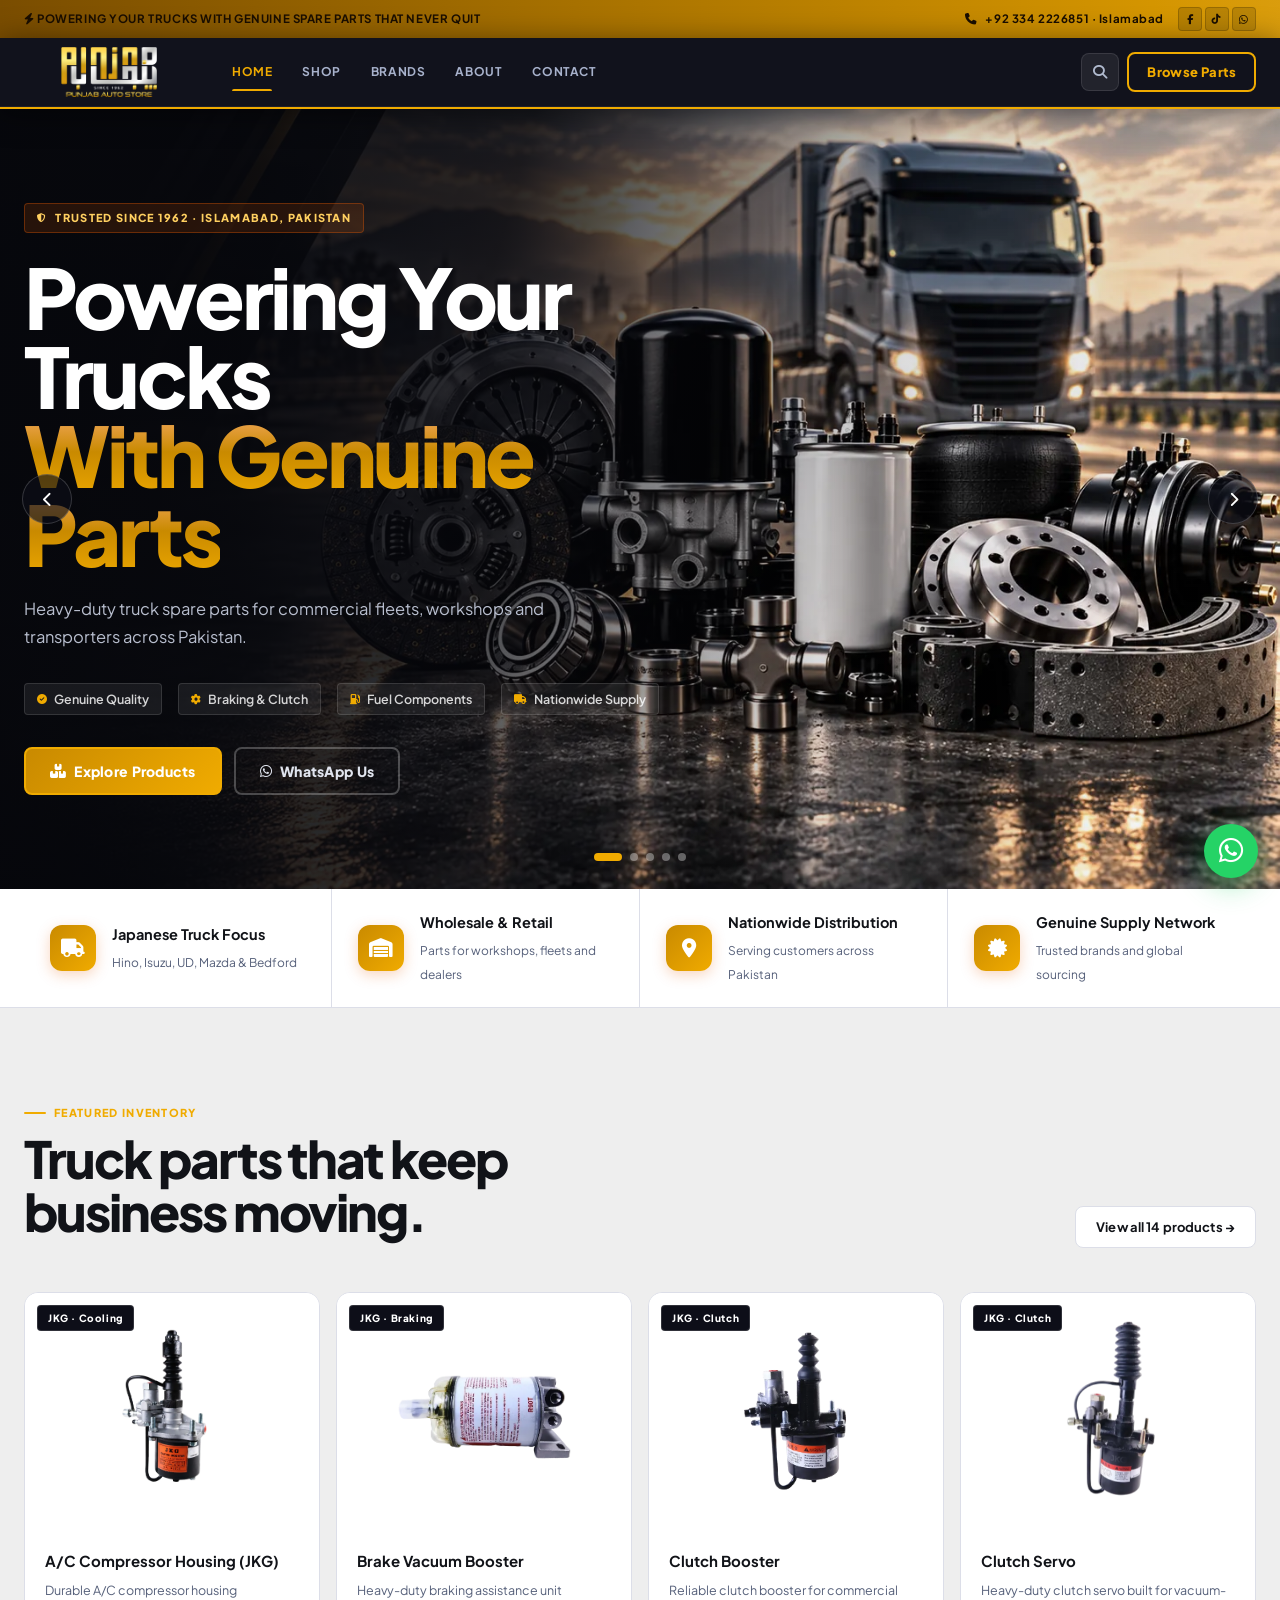
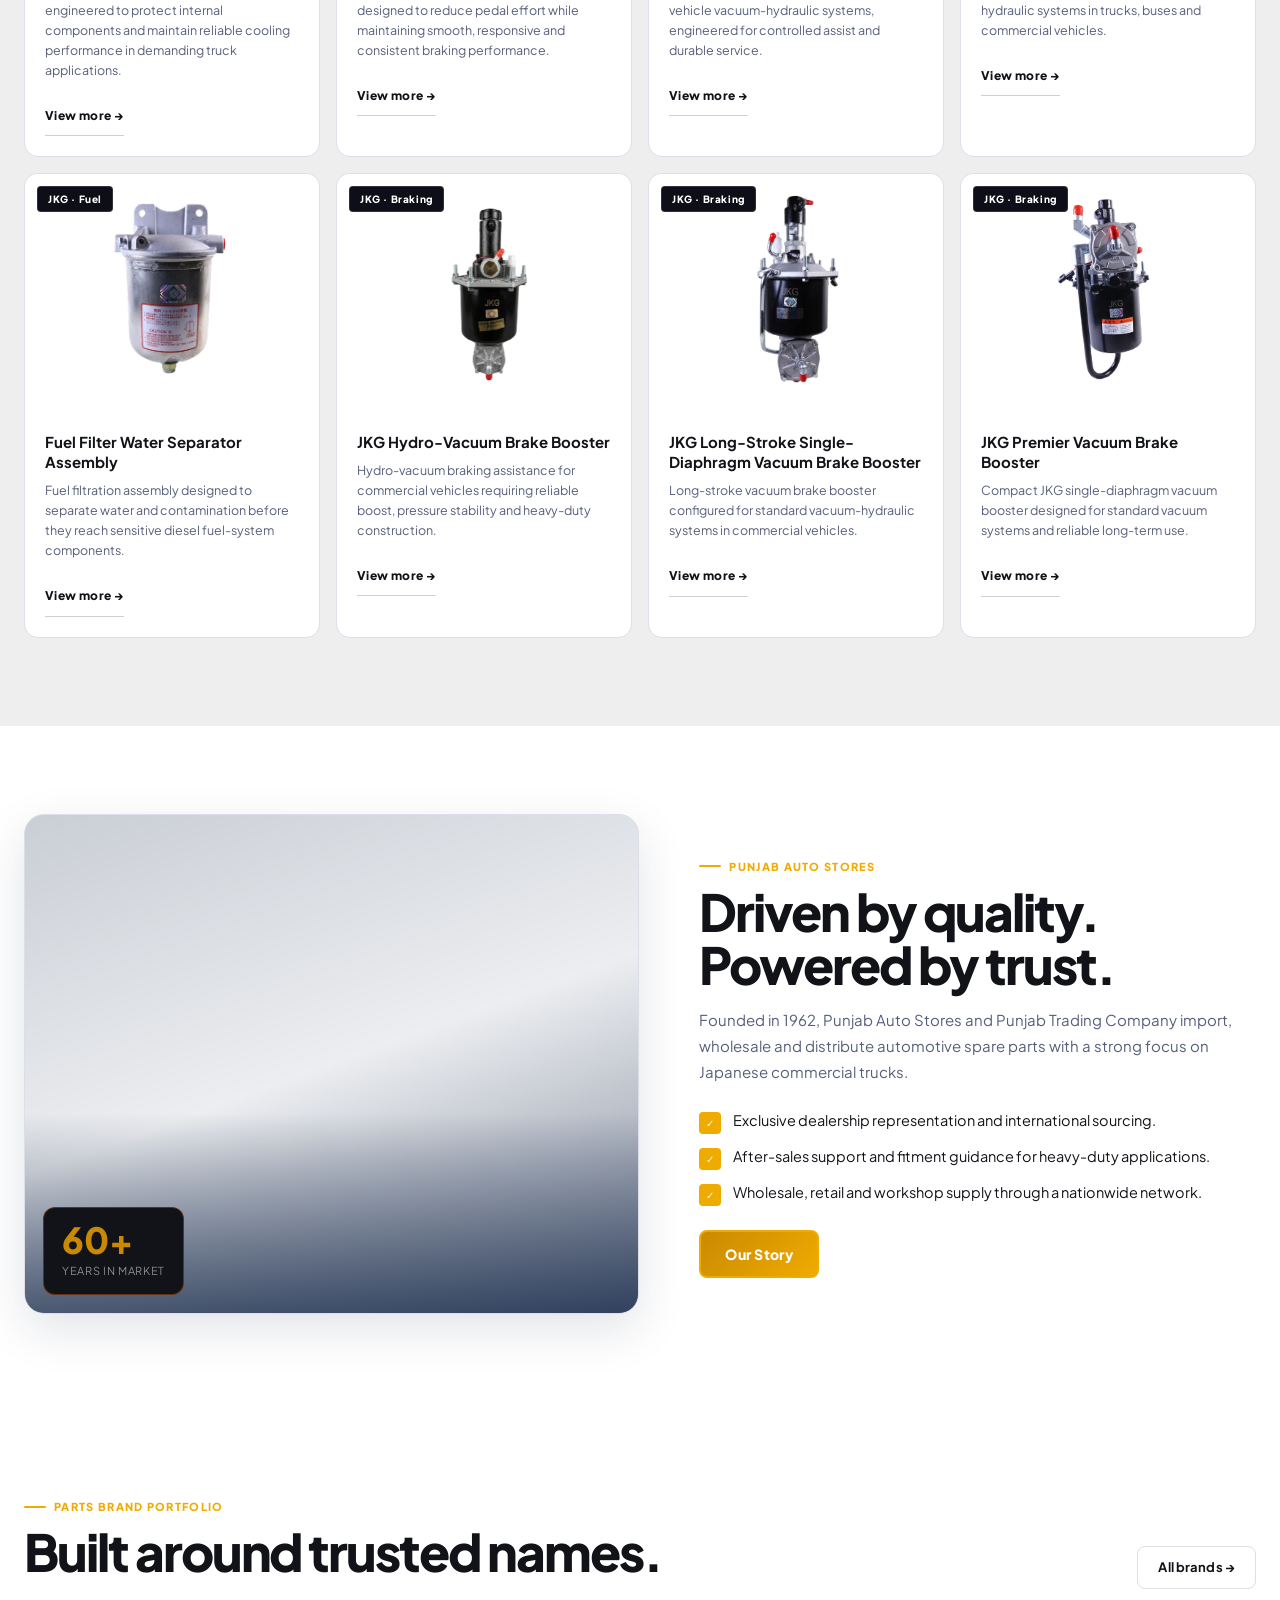
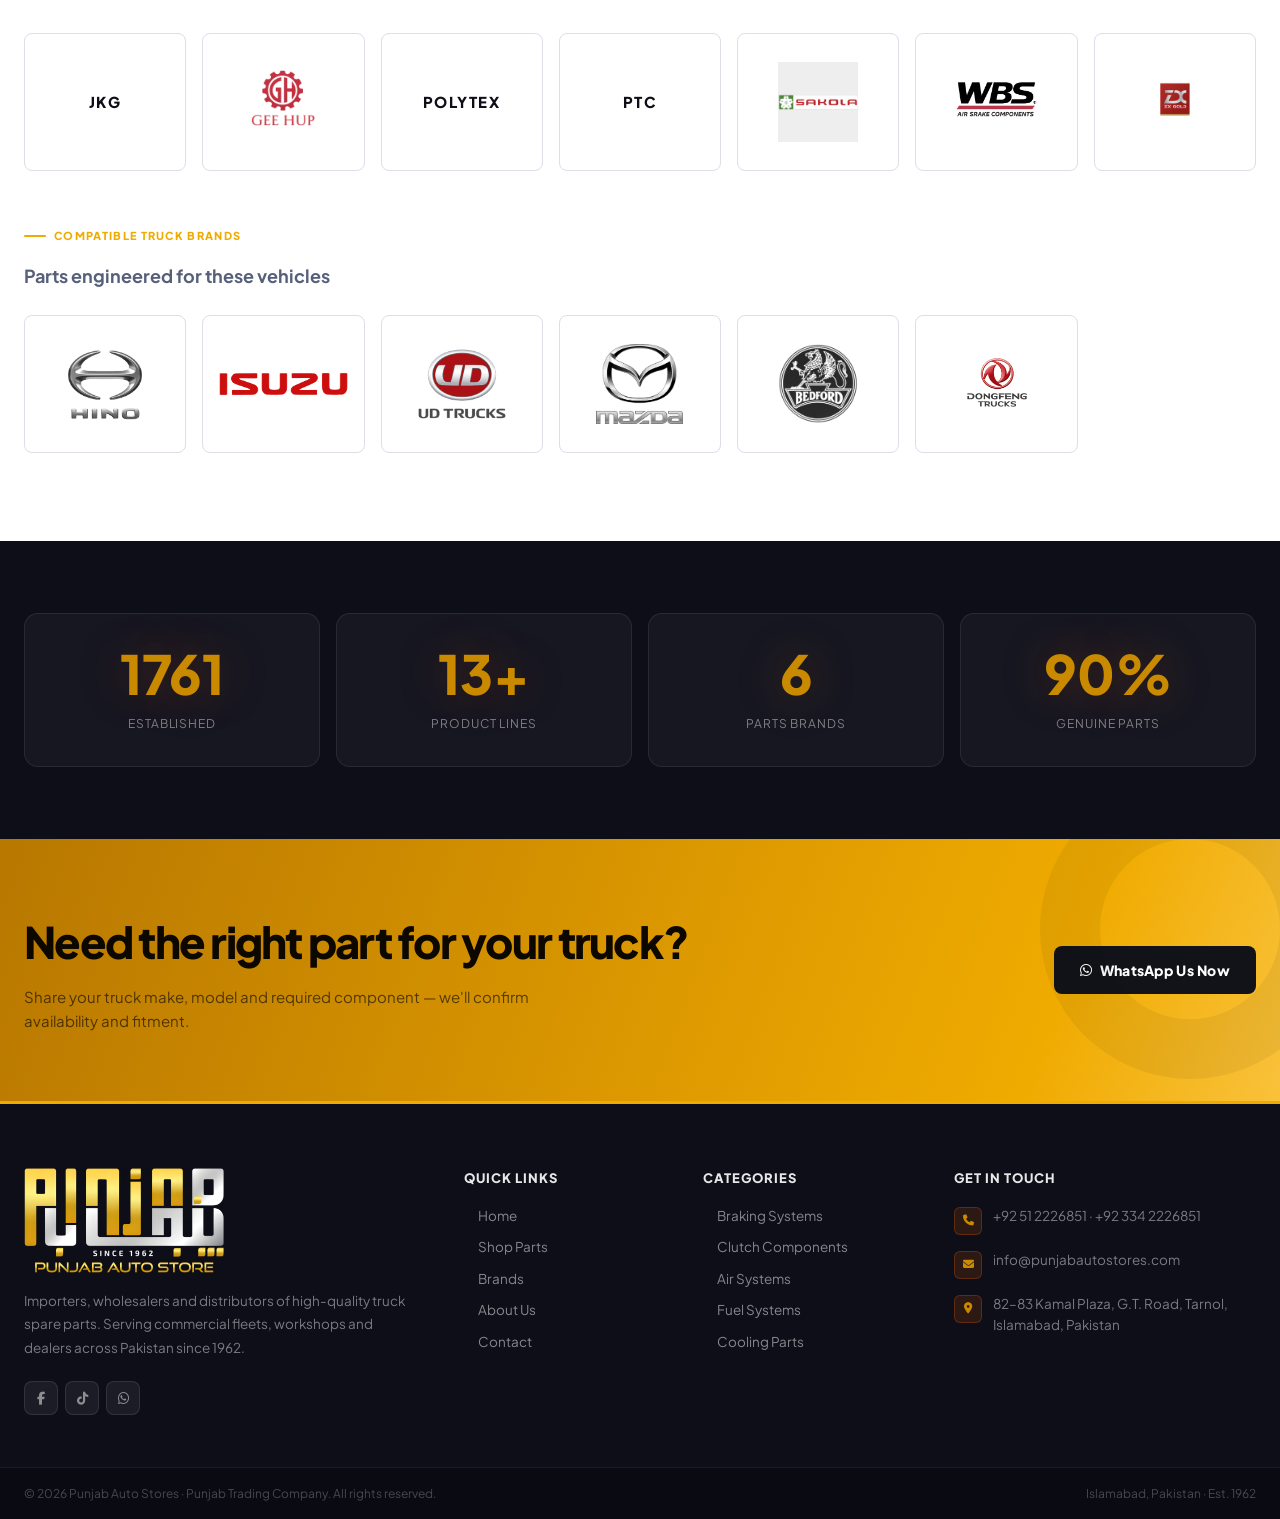
<file: index.html>
<!doctype html><html lang="en"><head><meta charset="utf-8"><meta name="viewport" content="width=device-width,initial-scale=1"><title>Punjab Auto Stores | Heavy-Duty Truck Parts</title><meta name="description" content="Punjab Auto Stores, Islamabad: importers and wholesalers of genuine heavy-duty truck spare parts since 1962. Braking, clutch, air, fuel and cooling parts."><link rel="canonical" href="https://punjab-auto-stores.vercel.app/"><meta property="og:type" content="website"><meta property="og:site_name" content="Punjab Auto Stores"><meta property="og:title" content="Punjab Auto Stores | Heavy-Duty Truck Parts"><meta property="og:description" content="Punjab Auto Stores, Islamabad: importers and wholesalers of genuine heavy-duty truck spare parts since 1962. Braking, clutch, air, fuel and cooling parts."><meta property="og:url" content="https://punjab-auto-stores.vercel.app/"><meta property="og:image" content="https://punjab-auto-stores.vercel.app/assets/og-image.jpg"><meta name="twitter:card" content="summary_large_image"><link rel="icon" href="favicon.ico" sizes="any"><link rel="icon" type="image/png" sizes="32x32" href="favicon-32x32.png"><link rel="apple-touch-icon" href="apple-touch-icon.png"><meta name="theme-color" content="#0b0c14"><link rel="preconnect" href="https://fonts.googleapis.com"><link rel="preconnect" href="https://fonts.gstatic.com" crossorigin><link rel="stylesheet" href="assets/styles.css"><link rel="stylesheet" href="https://cdnjs.cloudflare.com/ajax/libs/font-awesome/6.5.1/css/all.min.css"></head><body>
<div class="topbar"><div class="container"><span><i class="fas fa-bolt"></i> POWERING YOUR TRUCKS WITH GENUINE SPARE PARTS THAT NEVER QUIT</span><div class="topbar-right"><span class="topbar-phone"><i class="fas fa-phone"></i> +92 334 2226851 · Islamabad</span><div class="topbar-social"><a class="soc-fb" href="https://www.facebook.com/people/Punjabautostore/61579402466483/" rel="noopener" target="_blank" aria-label="Facebook"><i class="fab fa-facebook-f"></i></a><a class="soc-tt" href="https://www.tiktok.com/@punjabautostore1" rel="noopener" target="_blank" aria-label="TikTok"><i class="fab fa-tiktok"></i></a><a class="soc-wa" href="https://wa.me/923342226851" target="_blank" aria-label="WhatsApp"><i class="fab fa-whatsapp"></i></a></div></div></div></div>
<header class="header"><div class="container header-inner"><a class="brand" href="index.html"><img src="assets/logo.webp" alt="Punjab Auto Stores"></a><nav class="menu"><a class="active" href="index.html">Home</a><a href="shop.html">Shop</a><a href="brands.html">Brands</a><a href="about.html">About</a><a href="contact.html">Contact</a></nav><div class="header-actions"><button class="search-btn" id="searchToggle" onclick="toggleSearch()" aria-label="Search"><i class="fas fa-search"></i></button><a class="nav-cta" href="shop.html">Browse Parts</a><button class="hamb" aria-label="Menu">☰</button></div></div><div class="search-drawer" id="searchDrawer"><div class="container"><div class="header-search"><i class="fas fa-search si"></i><input type="text" id="headerSearch" class="hsearch-input" placeholder="Search brake boosters, air dryers, clutch parts..."><button class="hsearch-btn" onclick="goSearch()">Search</button></div></div></div></header>

<main>
<section class="hero-slider">

  <div class="slide active" style="background-image:url('assets/images/slides/slide-1.webp')">
    <div class="container slide-inner">
      <div class="slide-content">
        <div class="hero-tag"><i class="fas fa-shield-halved"></i> TRUSTED SINCE 1962 · ISLAMABAD, PAKISTAN</div>
        <h1>Powering Your Trucks<br><span class="gold">With Genuine Parts</span></h1>
        <p>Heavy-duty truck spare parts for commercial fleets, workshops and transporters across Pakistan.</p>
        <div class="slide-badges">
          <span class="slide-badge"><i class="fas fa-check-circle"></i> Genuine Quality</span>
          <span class="slide-badge"><i class="fas fa-cog"></i> Braking &amp; Clutch</span>
          <span class="slide-badge"><i class="fas fa-gas-pump"></i> Fuel Components</span>
          <span class="slide-badge"><i class="fas fa-truck"></i> Nationwide Supply</span>
        </div>
        <div class="actions">
          <a class="btn btn-primary" href="shop.html"><i class="fas fa-boxes-stacked"></i> Explore Products</a>
          <a class="btn btn-secondary" href="https://wa.me/923342226851" target="_blank"><i class="fab fa-whatsapp"></i> WhatsApp Us</a>
        </div>
      </div>
    </div>
  </div>

  <div class="slide" style="background-image:url('assets/images/slides/slide-2.webp')">
    <div class="container slide-inner">
      <div class="slide-content">
        <div class="hero-tag"><i class="fas fa-gear"></i> CLUTCH SYSTEMS · SINCE 1962</div>
        <h2 class="slide-title">Truck Clutch Parts<br><span class="gold">You Can Trust</span></h2>
        <p>Reliable power transfer for workshops, fleets and transporters — genuine clutch components trusted across Pakistan.</p>
        <div class="slide-badges">
          <span class="slide-badge"><i class="fas fa-check-circle"></i> Genuine Quality</span>
          <span class="slide-badge"><i class="fas fa-shield-halved"></i> Heavy Duty</span>
          <span class="slide-badge"><i class="fas fa-wrench"></i> Reliable Fitment</span>
          <span class="slide-badge"><i class="fas fa-truck"></i> Nationwide Supply</span>
        </div>
        <div class="actions">
          <a class="btn btn-primary" href="shop.html"><i class="fas fa-boxes-stacked"></i> Explore Clutch Parts</a>
          <a class="btn btn-secondary" href="https://wa.me/923342226851" target="_blank"><i class="fab fa-whatsapp"></i> WhatsApp Us</a>
        </div>
      </div>
    </div>
  </div>

  <div class="slide" style="background-image:url('assets/images/slides/slide-3.webp')">
    <div class="container slide-inner">
      <div class="slide-content">
        <div class="hero-tag"><i class="fas fa-wind"></i> AIR SYSTEMS · SINCE 1962</div>
        <h2 class="slide-title">Dependable<br><span class="gold">Truck Air Systems</span></h2>
        <p>Genuine parts for superior braking performance, reliability and uptime on every journey across Pakistan.</p>
        <div class="slide-badges">
          <span class="slide-badge"><i class="fas fa-shield-halved"></i> Heavy Duty</span>
          <span class="slide-badge"><i class="fas fa-check-circle"></i> Genuine Parts</span>
          <span class="slide-badge"><i class="fas fa-truck"></i> Nationwide Supply</span>
          <span class="slide-badge"><i class="fas fa-star"></i> Trusted Since 1962</span>
        </div>
        <div class="actions">
          <a class="btn btn-primary" href="shop.html"><i class="fas fa-boxes-stacked"></i> Explore Air Systems</a>
          <a class="btn btn-secondary" href="https://wa.me/923342226851" target="_blank"><i class="fab fa-whatsapp"></i> WhatsApp Us</a>
        </div>
      </div>
    </div>
  </div>

  <div class="slide" style="background-image:url('assets/images/slides/slide-4.webp')">
    <div class="container slide-inner">
      <div class="slide-content">
        <div class="hero-tag"><i class="fas fa-circle-stop"></i> BRAKING SYSTEMS · SINCE 1962</div>
        <h2 class="slide-title">Heavy-Duty<br><span class="gold">Braking Systems</span></h2>
        <p>For safer stopping and stronger roads — genuine truck braking parts for fleets, workshops and transporters.</p>
        <div class="slide-badges">
          <span class="slide-badge"><i class="fas fa-check-circle"></i> Genuine Quality</span>
          <span class="slide-badge"><i class="fas fa-truck-moving"></i> Fleet Ready</span>
          <span class="slide-badge"><i class="fas fa-truck"></i> Nationwide Supply</span>
          <span class="slide-badge"><i class="fas fa-star"></i> Trusted Since 1962</span>
        </div>
        <div class="actions">
          <a class="btn btn-primary" href="shop.html"><i class="fas fa-boxes-stacked"></i> Explore Brake Parts</a>
          <a class="btn btn-secondary" href="https://wa.me/923342226851" target="_blank"><i class="fab fa-whatsapp"></i> WhatsApp Us</a>
        </div>
      </div>
    </div>
  </div>

  <div class="slide" style="background-image:url('assets/images/slides/slide-5.webp')">
    <div class="container slide-inner">
      <div class="slide-content">
        <div class="hero-tag"><i class="fas fa-gas-pump"></i> FUEL &amp; COOLING · SINCE 1962</div>
        <h2 class="slide-title">Genuine Fuel &amp;<br><span class="gold">Cooling Parts</span></h2>
        <p>Cleaner performance, cooler running and long-haul reliability for heavy-duty commercial trucks.</p>
        <div class="slide-badges">
          <span class="slide-badge"><i class="fas fa-road"></i> Long-haul Ready</span>
          <span class="slide-badge"><i class="fas fa-check-circle"></i> Genuine Quality</span>
          <span class="slide-badge"><i class="fas fa-handshake"></i> Trusted Brands</span>
          <span class="slide-badge"><i class="fas fa-truck"></i> Nationwide Supply</span>
        </div>
        <div class="actions">
          <a class="btn btn-primary" href="shop.html"><i class="fas fa-boxes-stacked"></i> Explore Parts</a>
          <a class="btn btn-secondary" href="https://wa.me/923342226851" target="_blank"><i class="fab fa-whatsapp"></i> WhatsApp Us</a>
        </div>
      </div>
    </div>
  </div>

  <button class="slider-btn slider-prev" aria-label="Previous slide"><i class="fas fa-chevron-left"></i></button>
  <button class="slider-btn slider-next" aria-label="Next slide"><i class="fas fa-chevron-right"></i></button>
  <div class="slider-dots">
    <button class="dot active" aria-label="Slide 1"></button>
    <button class="dot" aria-label="Slide 2"></button>
    <button class="dot" aria-label="Slide 3"></button>
    <button class="dot" aria-label="Slide 4"></button>
    <button class="dot" aria-label="Slide 5"></button>
  </div>

</section>

<section class="truststrip">
  <div class="container">
    <div class="trustitem"><div class="ti-icon"><i class="fas fa-truck"></i></div><div><b>Japanese Truck Focus</b><span>Hino, Isuzu, UD, Mazda &amp; Bedford</span></div></div>
    <div class="trustitem"><div class="ti-icon"><i class="fas fa-warehouse"></i></div><div><b>Wholesale &amp; Retail</b><span>Parts for workshops, fleets and dealers</span></div></div>
    <div class="trustitem"><div class="ti-icon"><i class="fas fa-location-dot"></i></div><div><b>Nationwide Distribution</b><span>Serving customers across Pakistan</span></div></div>
    <div class="trustitem"><div class="ti-icon"><i class="fas fa-certificate"></i></div><div><b>Genuine Supply Network</b><span>Trusted brands and global sourcing</span></div></div>
  </div>
</section>

<section class="section">
  <div class="container">
    <div class="section-head">
      <div>
        <div class="section-label">Featured Inventory</div>
        <h2>Truck parts that keep<br>business moving.</h2>
      </div>
      <a class="link" href="shop.html">View all 14 products →</a>
    </div>
    <div id="featuredGrid" class="grid products"></div>
  </div>
</section>

<section class="section section-alt">
  <div class="container">
    <div class="split">
      <div class="image-panel fade"><div class="years"><strong>60+</strong><span>Years in Market</span></div></div>
      <div class="fade">
        <div class="section-label">Punjab Auto Stores</div>
        <h2>Driven by quality.<br>Powered by trust.</h2>
        <p class="lead">Founded in 1962, Punjab Auto Stores and Punjab Trading Company import, wholesale and distribute automotive spare parts with a strong focus on Japanese commercial trucks.</p>
        <div class="checklist">
          <div class="check"><i>✓</i><span>Exclusive dealership representation and international sourcing.</span></div>
          <div class="check"><i>✓</i><span>After-sales support and fitment guidance for heavy-duty applications.</span></div>
          <div class="check"><i>✓</i><span>Wholesale, retail and workshop supply through a nationwide network.</span></div>
        </div>
        <a class="btn btn-primary" href="about.html">Our Story</a>
      </div>
    </div>
  </div>
</section>

<section class="section section-alt">
  <div class="container">
    <div class="section-head">
      <div>
        <div class="section-label">Parts Brand Portfolio</div>
        <h2>Built around trusted names.</h2>
      </div>
      <a class="link" href="brands.html">All brands →</a>
    </div>
    <div class="grid logo-grid">
      <div class="logo-card"><span>JKG</span></div>
      <div class="logo-card"><img src="assets/logos/gh.png" alt="GH / Gee Hup"></div>
      <div class="logo-card"><span>POLYTEX</span></div>
      <div class="logo-card"><span>PTC</span></div>
      <div class="logo-card"><img src="assets/logos/sakola.png" alt="Sakola"></div>
      <div class="logo-card"><img src="assets/logos/wbs.png" alt="WBS"></div>
      <div class="logo-card"><img src="assets/logos/zxgold.png" alt="ZX Gold"></div>
    </div>
    <div style="margin-top:48px">
      <div class="section-label">Compatible Truck Brands</div>
      <h3 style="font-size:18px;font-weight:700;color:var(--muted);margin:8px 0 24px">Parts engineered for these vehicles</h3>
      <div class="grid logo-grid">
        <div class="logo-card"><img src="assets/logos/hino.png" alt="Hino"></div>
        <div class="logo-card"><img src="assets/logos/isuzu.png" alt="Isuzu"></div>
        <div class="logo-card"><img src="assets/logos/ud.png" alt="UD Trucks"></div>
        <div class="logo-card"><img src="assets/logos/mazda.avif" alt="Mazda"></div>
        <div class="logo-card"><img src="assets/logos/bedford.png" alt="Bedford"></div>
        <div class="logo-card"><img src="assets/logos/dongfeng.png" alt="Dongfeng"></div>
      </div>
    </div>
  </div>
</section>

<div class="stats-band">
  <div class="container">
    <div class="grid stats">
      <div class="stat fade"><strong>1962</strong><span>Established</span></div>
      <div class="stat fade"><strong>14+</strong><span>Product Lines</span></div>
      <div class="stat fade"><strong>7</strong><span>Parts Brands</span></div>
      <div class="stat fade"><strong>100%</strong><span>Genuine Parts</span></div>
    </div>
  </div>
</div>

<section class="cta">
  <div class="container">
    <div>
      <h2>Need the right part for your truck?</h2>
      <p>Share your truck make, model and required component — we'll confirm availability and fitment.</p>
    </div>
    <a class="btn" target="_blank" href="https://wa.me/923342226851"><i class="fab fa-whatsapp"></i> WhatsApp Us Now</a>
  </div>
</section>
</main>

<footer class="footer"><div class="footer-top"><div class="container"><div class="footer-grid"><div class="footer-brand"><img src="assets/logo.webp" alt="Punjab Auto Stores"><p>Importers, wholesalers and distributors of high-quality truck spare parts. Serving commercial fleets, workshops and dealers across Pakistan since 1962.</p><div class="footer-social"><a class="soc-fb" href="https://www.facebook.com/people/Punjabautostore/61579402466483/" rel="noopener" target="_blank" aria-label="Facebook"><i class="fab fa-facebook-f"></i></a><a class="soc-tt" href="https://www.tiktok.com/@punjabautostore1" rel="noopener" target="_blank" aria-label="TikTok"><i class="fab fa-tiktok"></i></a><a class="soc-wa" href="https://wa.me/923342226851" target="_blank" aria-label="WhatsApp"><i class="fab fa-whatsapp"></i></a></div></div><div><h4>Quick Links</h4><div class="footer-links"><a href="index.html">Home</a><a href="shop.html">Shop Parts</a><a href="brands.html">Brands</a><a href="about.html">About Us</a><a href="contact.html">Contact</a></div></div><div><h4>Categories</h4><div class="footer-links"><a href="shop.html?cat=Braking">Braking Systems</a><a href="shop.html?cat=Clutch">Clutch Components</a><a href="shop.html?cat=Air+System">Air Systems</a><a href="shop.html?cat=Fuel">Fuel Systems</a><a href="shop.html?cat=Cooling">Cooling Parts</a></div></div><div><h4>Get in Touch</h4><ul class="footer-contact-list"><li><span class="fc-icon"><i class="fas fa-phone"></i></span><span>+92 51 2226851 · +92 334 2226851</span></li><li><span class="fc-icon"><i class="fas fa-envelope"></i></span><a href="mailto:info@punjabautostores.com">info@punjabautostores.com</a></li><li><span class="fc-icon"><i class="fas fa-location-dot"></i></span><span>82–83 Kamal Plaza, G.T. Road, Tarnol, Islamabad, Pakistan</span></li></ul></div></div></div></div><div class="footer-bottom"><div class="container"><span>© 2026 Punjab Auto Stores · Punjab Trading Company. All rights reserved.</span><span>Islamabad, Pakistan · Est. 1962</span></div></div></footer>
<a class="whatsapp" href="https://wa.me/923342226851" target="_blank" aria-label="WhatsApp"><i class="fab fa-whatsapp"></i></a>
<script src="assets/app.js"></script></body></html>
</file>
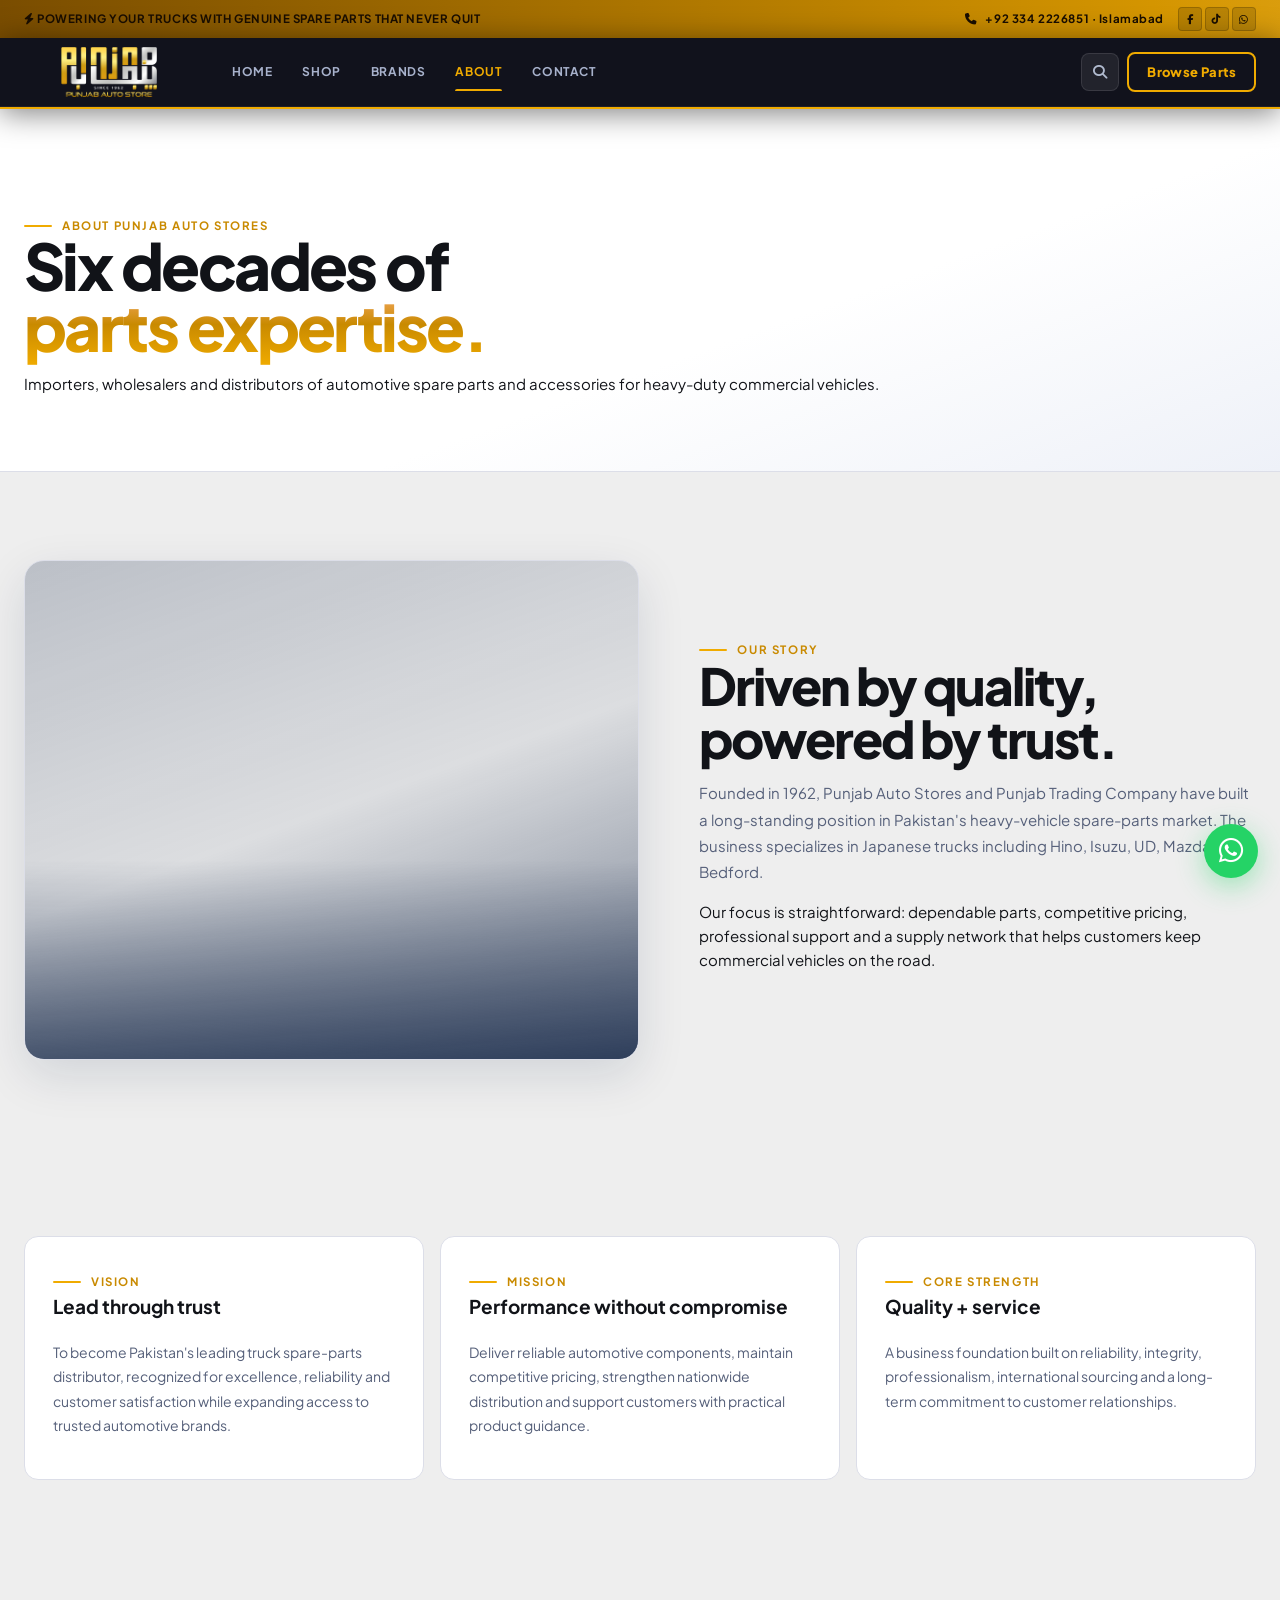
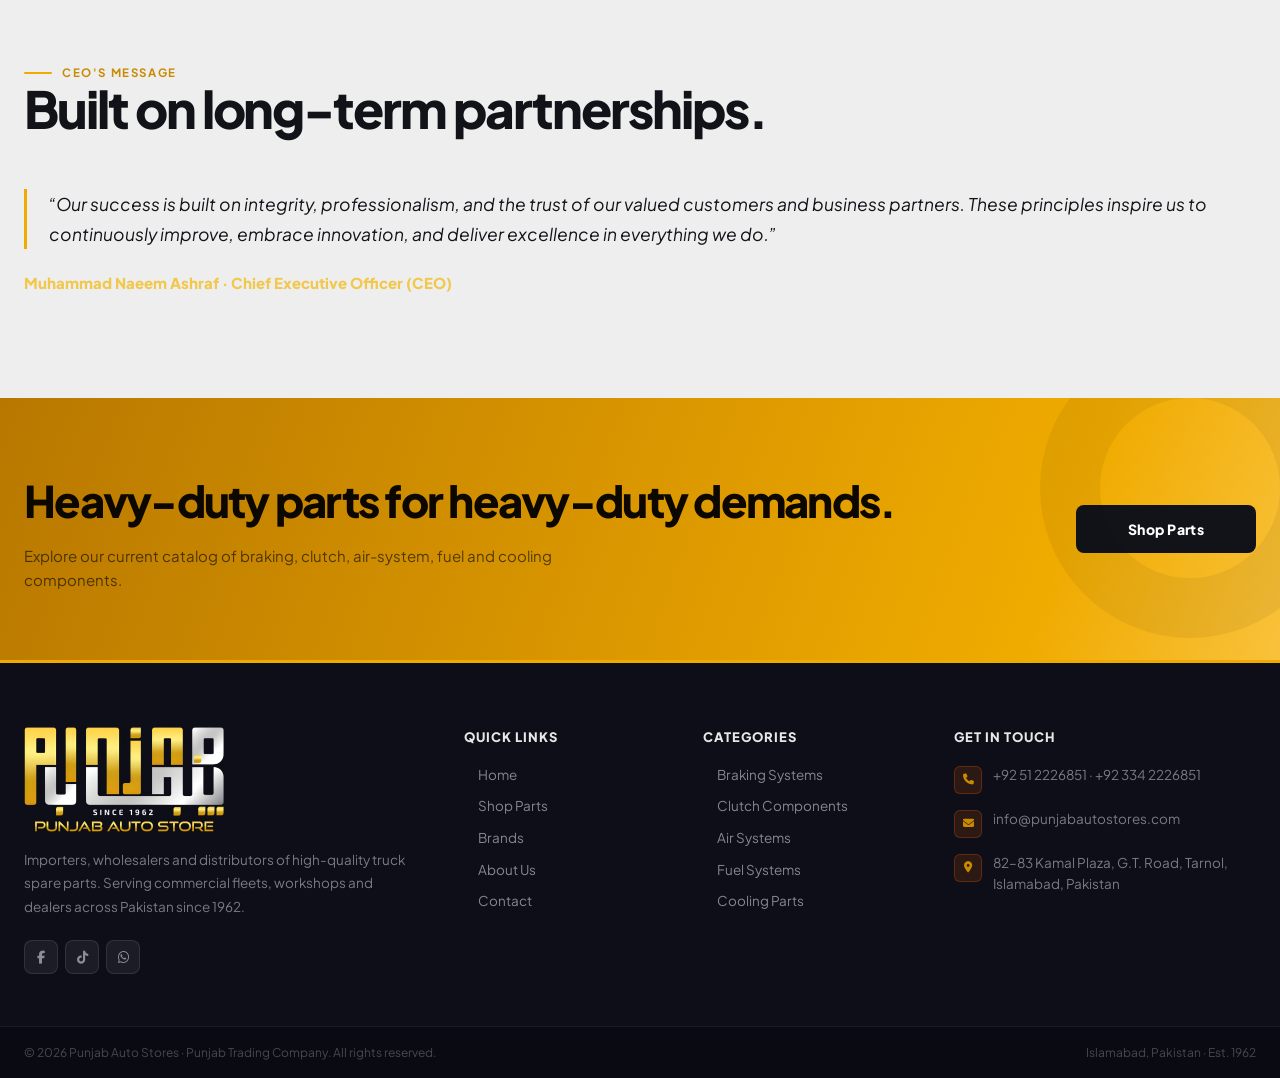
<file: about.html>
<!doctype html><html lang="en"><head><meta charset="utf-8"><meta name="viewport" content="width=device-width,initial-scale=1"><title>About Us | Punjab Auto Stores</title><meta name="description" content="Since 1962, Punjab Auto Stores and Punjab Trading Company supply genuine spare parts for Japanese heavy-duty trucks across Pakistan."><link rel="canonical" href="https://punjab-auto-stores.vercel.app/about.html"><meta property="og:type" content="website"><meta property="og:site_name" content="Punjab Auto Stores"><meta property="og:title" content="About Us | Punjab Auto Stores"><meta property="og:description" content="Since 1962, Punjab Auto Stores and Punjab Trading Company supply genuine spare parts for Japanese heavy-duty trucks across Pakistan."><meta property="og:url" content="https://punjab-auto-stores.vercel.app/about.html"><meta property="og:image" content="https://punjab-auto-stores.vercel.app/assets/og-image.jpg"><meta name="twitter:card" content="summary_large_image"><link rel="icon" href="favicon.ico" sizes="any"><link rel="icon" type="image/png" sizes="32x32" href="favicon-32x32.png"><link rel="apple-touch-icon" href="apple-touch-icon.png"><meta name="theme-color" content="#0b0c14"><link rel="preconnect" href="https://fonts.googleapis.com"><link rel="preconnect" href="https://fonts.gstatic.com" crossorigin><link rel="stylesheet" href="assets/styles.css"><link rel="stylesheet" href="https://cdnjs.cloudflare.com/ajax/libs/font-awesome/6.5.1/css/all.min.css"></head><body>
<div class="topbar"><div class="container"><span><i class="fas fa-bolt"></i> POWERING YOUR TRUCKS WITH GENUINE SPARE PARTS THAT NEVER QUIT</span><div class="topbar-right"><span class="topbar-phone"><i class="fas fa-phone"></i> +92 334 2226851 · Islamabad</span><div class="topbar-social"><a class="soc-fb" href="https://www.facebook.com/people/Punjabautostore/61579402466483/" rel="noopener" target="_blank" aria-label="Facebook"><i class="fab fa-facebook-f"></i></a><a class="soc-tt" href="https://www.tiktok.com/@punjabautostore1" rel="noopener" target="_blank" aria-label="TikTok"><i class="fab fa-tiktok"></i></a><a class="soc-wa" href="https://wa.me/923342226851" target="_blank" aria-label="WhatsApp"><i class="fab fa-whatsapp"></i></a></div></div></div></div>
<header class="header"><div class="container header-inner"><a class="brand" href="index.html"><img src="assets/logo.webp" alt="Punjab Auto Stores"></a><nav class="menu"><a href="index.html">Home</a><a href="shop.html">Shop</a><a href="brands.html">Brands</a><a class="active" href="about.html">About</a><a href="contact.html">Contact</a></nav><div class="header-actions"><button class="search-btn" id="searchToggle" onclick="toggleSearch()" aria-label="Search"><i class="fas fa-search"></i></button><a class="nav-cta" href="shop.html">Browse Parts</a><button class="hamb" aria-label="Menu">☰</button></div></div><div class="search-drawer" id="searchDrawer"><div class="container"><div class="header-search"><i class="fas fa-search si"></i><input type="text" id="headerSearch" class="hsearch-input" placeholder="Search brake boosters, air dryers, clutch parts..."><button class="hsearch-btn" onclick="goSearch()">Search</button></div></div></div></header>
<section class="page-hero"><div class="container"><span class="eyebrow">About Punjab Auto Stores</span><h1>Six decades of<br><span class="gold">parts expertise.</span></h1><p class="lead">Importers, wholesalers and distributors of automotive spare parts and accessories for heavy-duty commercial vehicles.</p></div></section>
<main><section class="section"><div class="container"><div class="split"><div class="image-panel fade"></div><div class="fade"><span class="eyebrow">Our Story</span><h2>Driven by quality, powered by trust.</h2><p class="lead">Founded in 1962, Punjab Auto Stores and Punjab Trading Company have built a long-standing position in Pakistan's heavy-vehicle spare-parts market. The business specializes in Japanese trucks including Hino, Isuzu, UD, Mazda and Bedford.</p><p>Our focus is straightforward: dependable parts, competitive pricing, professional support and a supply network that helps customers keep commercial vehicles on the road.</p></div></div></div></section>
<section class="section"><div class="container"><div class="grid about-cards"><article class="info-card fade"><span class="eyebrow">Vision</span><h3>Lead through trust</h3><p>To become Pakistan's leading truck spare-parts distributor, recognized for excellence, reliability and customer satisfaction while expanding access to trusted automotive brands.</p></article><article class="info-card fade"><span class="eyebrow">Mission</span><h3>Performance without compromise</h3><p>Deliver reliable automotive components, maintain competitive pricing, strengthen nationwide distribution and support customers with practical product guidance.</p></article><article class="info-card fade"><span class="eyebrow">Core Strength</span><h3>Quality + service</h3><p>A business foundation built on reliability, integrity, professionalism, international sourcing and a long-term commitment to customer relationships.</p></article></div></div></section>
<section class="section"><div class="container"><div class="section-head"><div><span class="eyebrow">CEO's Message</span><h2>Built on long-term partnerships.</h2></div></div><p class="quote">“Our success is built on integrity, professionalism, and the trust of our valued customers and business partners. These principles inspire us to continuously improve, embrace innovation, and deliver excellence in everything we do.”</p><p style="color:#f1c84d;font-weight:900;margin-top:22px">Muhammad Naeem Ashraf · Chief Executive Officer (CEO)</p></div></section></main>
<section class="cta"><div class="container"><div><h2>Heavy-duty parts for heavy-duty demands.</h2><p>Explore our current catalog of braking, clutch, air-system, fuel and cooling components.</p></div><a class="btn" href="shop.html">Shop Parts</a></div></section>
<footer class="footer"><div class="footer-top"><div class="container"><div class="footer-grid"><div class="footer-brand"><img src="assets/logo.webp" alt="Punjab Auto Stores"><p>Importers, wholesalers and distributors of high-quality truck spare parts. Serving commercial fleets, workshops and dealers across Pakistan since 1962.</p><div class="footer-social"><a class="soc-fb" href="https://www.facebook.com/people/Punjabautostore/61579402466483/" rel="noopener" target="_blank" aria-label="Facebook"><i class="fab fa-facebook-f"></i></a><a class="soc-tt" href="https://www.tiktok.com/@punjabautostore1" rel="noopener" target="_blank" aria-label="TikTok"><i class="fab fa-tiktok"></i></a><a class="soc-wa" href="https://wa.me/923342226851" target="_blank" aria-label="WhatsApp"><i class="fab fa-whatsapp"></i></a></div></div><div><h4>Quick Links</h4><div class="footer-links"><a href="index.html">Home</a><a href="shop.html">Shop Parts</a><a href="brands.html">Brands</a><a href="about.html">About Us</a><a href="contact.html">Contact</a></div></div><div><h4>Categories</h4><div class="footer-links"><a href="shop.html?cat=Braking">Braking Systems</a><a href="shop.html?cat=Clutch">Clutch Components</a><a href="shop.html?cat=Air+System">Air Systems</a><a href="shop.html?cat=Fuel">Fuel Systems</a><a href="shop.html?cat=Cooling">Cooling Parts</a></div></div><div><h4>Get in Touch</h4><ul class="footer-contact-list"><li><span class="fc-icon"><i class="fas fa-phone"></i></span><span>+92 51 2226851 · +92 334 2226851</span></li><li><span class="fc-icon"><i class="fas fa-envelope"></i></span><a href="mailto:info@punjabautostores.com">info@punjabautostores.com</a></li><li><span class="fc-icon"><i class="fas fa-location-dot"></i></span><span>82–83 Kamal Plaza, G.T. Road, Tarnol, Islamabad, Pakistan</span></li></ul></div></div></div></div><div class="footer-bottom"><div class="container"><span>© 2026 Punjab Auto Stores · Punjab Trading Company. All rights reserved.</span><span>Islamabad, Pakistan · Est. 1962</span></div></div></footer><a class="whatsapp" href="https://wa.me/923342226851" target="_blank" rel="noopener" aria-label="Chat on WhatsApp"><i class="fab fa-whatsapp"></i></a><script src="assets/app.js"></script></body></html>
</file>
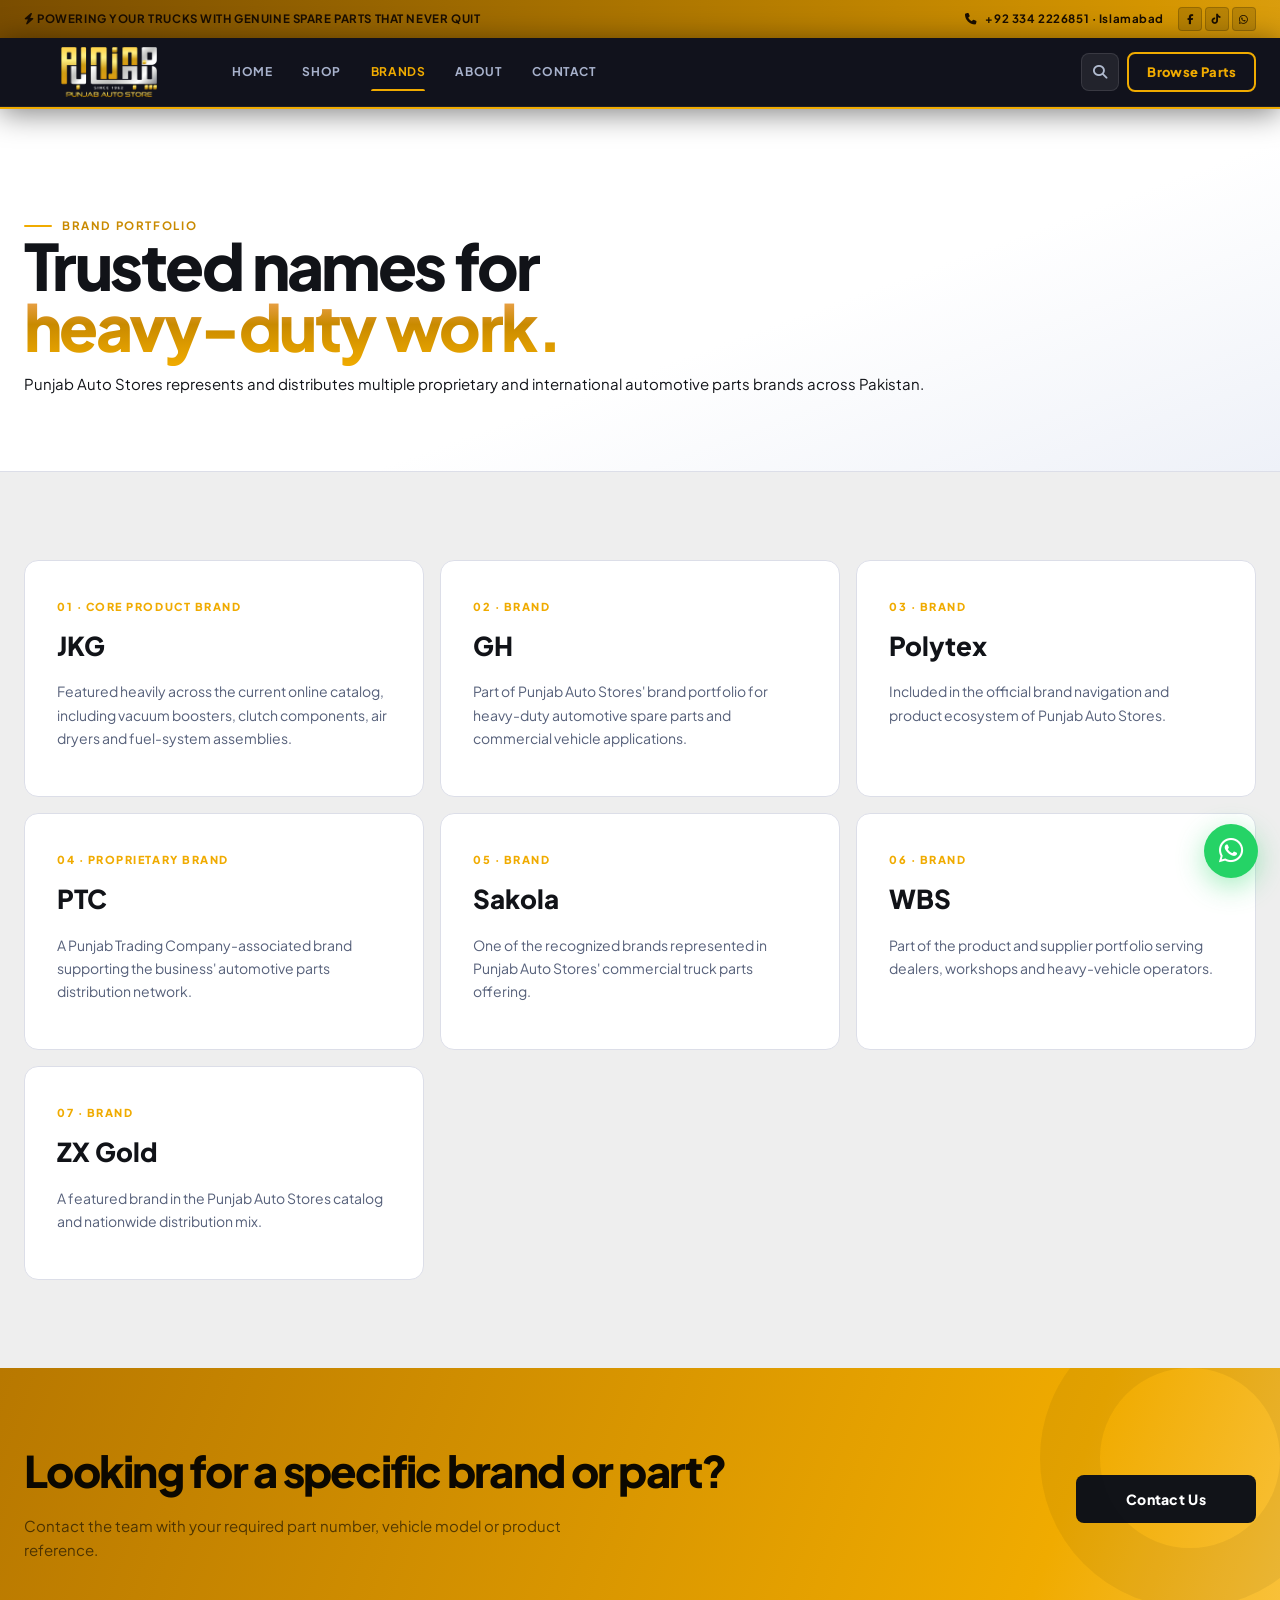
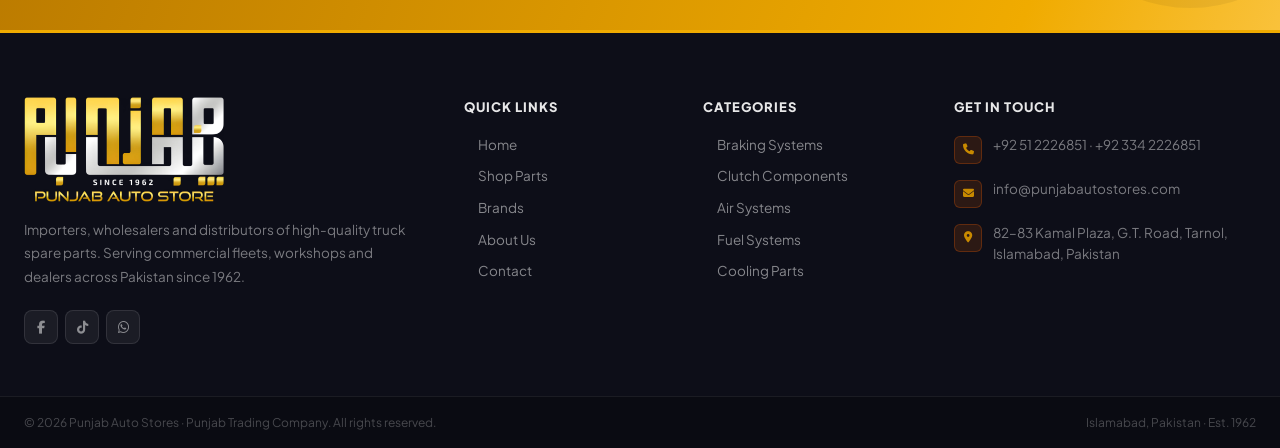
<file: brands.html>
<!doctype html><html lang="en"><head><meta charset="utf-8"><meta name="viewport" content="width=device-width,initial-scale=1"><title>Brands | Punjab Auto Stores</title><meta name="description" content="Truck brands and parts brands we supply: Hino, Isuzu, UD, Mazda, Bedford, Dongfeng, JKG, WBS and more. Genuine parts across Pakistan."><link rel="canonical" href="https://punjab-auto-stores.vercel.app/brands.html"><meta property="og:type" content="website"><meta property="og:site_name" content="Punjab Auto Stores"><meta property="og:title" content="Brands | Punjab Auto Stores"><meta property="og:description" content="Truck brands and parts brands we supply: Hino, Isuzu, UD, Mazda, Bedford, Dongfeng, JKG, WBS and more. Genuine parts across Pakistan."><meta property="og:url" content="https://punjab-auto-stores.vercel.app/brands.html"><meta property="og:image" content="https://punjab-auto-stores.vercel.app/assets/og-image.jpg"><meta name="twitter:card" content="summary_large_image"><link rel="icon" href="favicon.ico" sizes="any"><link rel="icon" type="image/png" sizes="32x32" href="favicon-32x32.png"><link rel="apple-touch-icon" href="apple-touch-icon.png"><meta name="theme-color" content="#0b0c14"><link rel="preconnect" href="https://fonts.googleapis.com"><link rel="preconnect" href="https://fonts.gstatic.com" crossorigin><link rel="stylesheet" href="assets/styles.css"><link rel="stylesheet" href="https://cdnjs.cloudflare.com/ajax/libs/font-awesome/6.5.1/css/all.min.css"></head><body>
<div class="topbar"><div class="container"><span><i class="fas fa-bolt"></i> POWERING YOUR TRUCKS WITH GENUINE SPARE PARTS THAT NEVER QUIT</span><div class="topbar-right"><span class="topbar-phone"><i class="fas fa-phone"></i> +92 334 2226851 · Islamabad</span><div class="topbar-social"><a class="soc-fb" href="https://www.facebook.com/people/Punjabautostore/61579402466483/" rel="noopener" target="_blank" aria-label="Facebook"><i class="fab fa-facebook-f"></i></a><a class="soc-tt" href="https://www.tiktok.com/@punjabautostore1" rel="noopener" target="_blank" aria-label="TikTok"><i class="fab fa-tiktok"></i></a><a class="soc-wa" href="https://wa.me/923342226851" target="_blank" aria-label="WhatsApp"><i class="fab fa-whatsapp"></i></a></div></div></div></div>
<header class="header"><div class="container header-inner"><a class="brand" href="index.html"><img src="assets/logo.webp" alt="Punjab Auto Stores"></a><nav class="menu"><a href="index.html">Home</a><a href="shop.html">Shop</a><a class="active" href="brands.html">Brands</a><a href="about.html">About</a><a href="contact.html">Contact</a></nav><div class="header-actions"><button class="search-btn" id="searchToggle" onclick="toggleSearch()" aria-label="Search"><i class="fas fa-search"></i></button><a class="nav-cta" href="shop.html">Browse Parts</a><button class="hamb" aria-label="Menu">☰</button></div></div><div class="search-drawer" id="searchDrawer"><div class="container"><div class="header-search"><i class="fas fa-search si"></i><input type="text" id="headerSearch" class="hsearch-input" placeholder="Search brake boosters, air dryers, clutch parts..."><button class="hsearch-btn" onclick="goSearch()">Search</button></div></div></div></header>
<section class="page-hero"><div class="container"><span class="eyebrow">Brand Portfolio</span><h1>Trusted names for<br><span class="gold">heavy-duty work.</span></h1><p class="lead">Punjab Auto Stores represents and distributes multiple proprietary and international automotive parts brands across Pakistan.</p></div></section>
<main class="section"><div class="container"><div class="grid brand-grid"><article class="brand-feature fade"><span>01 · CORE PRODUCT BRAND</span><h3>JKG</h3><p>Featured heavily across the current online catalog, including vacuum boosters, clutch components, air dryers and fuel-system assemblies.</p></article><article class="brand-feature fade"><span>02 · BRAND</span><h3>GH</h3><p>Part of Punjab Auto Stores' brand portfolio for heavy-duty automotive spare parts and commercial vehicle applications.</p></article><article class="brand-feature fade"><span>03 · BRAND</span><h3>Polytex</h3><p>Included in the official brand navigation and product ecosystem of Punjab Auto Stores.</p></article><article class="brand-feature fade"><span>04 · PROPRIETARY BRAND</span><h3>PTC</h3><p>A Punjab Trading Company-associated brand supporting the business' automotive parts distribution network.</p></article><article class="brand-feature fade"><span>05 · BRAND</span><h3>Sakola</h3><p>One of the recognized brands represented in Punjab Auto Stores' commercial truck parts offering.</p></article><article class="brand-feature fade"><span>06 · BRAND</span><h3>WBS</h3><p>Part of the product and supplier portfolio serving dealers, workshops and heavy-vehicle operators.</p></article><article class="brand-feature fade"><span>07 · BRAND</span><h3>ZX Gold</h3><p>A featured brand in the Punjab Auto Stores catalog and nationwide distribution mix.</p></article></div></div></main>
<section class="cta"><div class="container"><div><h2>Looking for a specific brand or part?</h2><p>Contact the team with your required part number, vehicle model or product reference.</p></div><a class="btn" href="contact.html">Contact Us</a></div></section><footer class="footer"><div class="footer-top"><div class="container"><div class="footer-grid"><div class="footer-brand"><img src="assets/logo.webp" alt="Punjab Auto Stores"><p>Importers, wholesalers and distributors of high-quality truck spare parts. Serving commercial fleets, workshops and dealers across Pakistan since 1962.</p><div class="footer-social"><a class="soc-fb" href="https://www.facebook.com/people/Punjabautostore/61579402466483/" rel="noopener" target="_blank" aria-label="Facebook"><i class="fab fa-facebook-f"></i></a><a class="soc-tt" href="https://www.tiktok.com/@punjabautostore1" rel="noopener" target="_blank" aria-label="TikTok"><i class="fab fa-tiktok"></i></a><a class="soc-wa" href="https://wa.me/923342226851" target="_blank" aria-label="WhatsApp"><i class="fab fa-whatsapp"></i></a></div></div><div><h4>Quick Links</h4><div class="footer-links"><a href="index.html">Home</a><a href="shop.html">Shop Parts</a><a href="brands.html">Brands</a><a href="about.html">About Us</a><a href="contact.html">Contact</a></div></div><div><h4>Categories</h4><div class="footer-links"><a href="shop.html?cat=Braking">Braking Systems</a><a href="shop.html?cat=Clutch">Clutch Components</a><a href="shop.html?cat=Air+System">Air Systems</a><a href="shop.html?cat=Fuel">Fuel Systems</a><a href="shop.html?cat=Cooling">Cooling Parts</a></div></div><div><h4>Get in Touch</h4><ul class="footer-contact-list"><li><span class="fc-icon"><i class="fas fa-phone"></i></span><span>+92 51 2226851 · +92 334 2226851</span></li><li><span class="fc-icon"><i class="fas fa-envelope"></i></span><a href="mailto:info@punjabautostores.com">info@punjabautostores.com</a></li><li><span class="fc-icon"><i class="fas fa-location-dot"></i></span><span>82–83 Kamal Plaza, G.T. Road, Tarnol, Islamabad, Pakistan</span></li></ul></div></div></div></div><div class="footer-bottom"><div class="container"><span>© 2026 Punjab Auto Stores · Punjab Trading Company. All rights reserved.</span><span>Islamabad, Pakistan · Est. 1962</span></div></div></footer><a class="whatsapp" href="https://wa.me/923342226851" target="_blank" rel="noopener" aria-label="Chat on WhatsApp"><i class="fab fa-whatsapp"></i></a><script src="assets/app.js"></script></body></html>
</file>
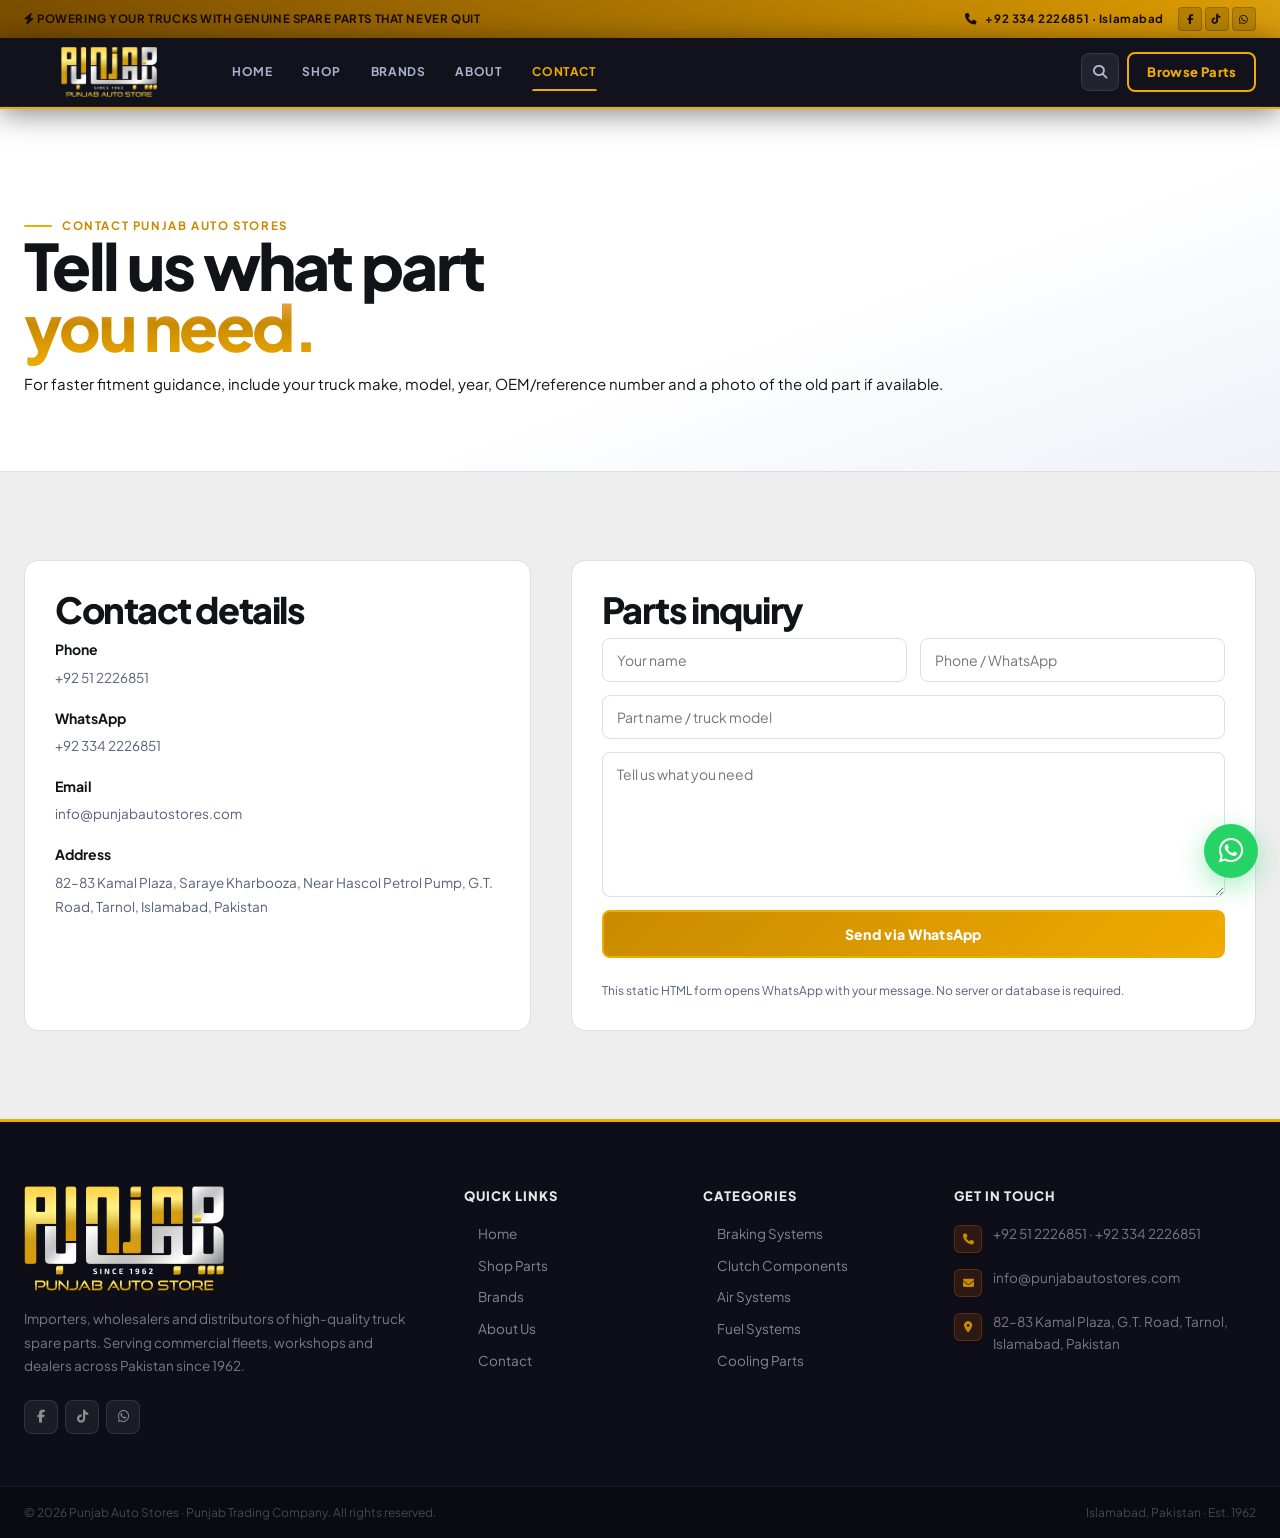
<file: contact.html>
<!doctype html><html lang="en"><head><meta charset="utf-8"><meta name="viewport" content="width=device-width,initial-scale=1"><title>Contact | Punjab Auto Stores</title><meta name="description" content="Contact Punjab Auto Stores, Kamal Plaza, G.T. Road, Tarnol, Islamabad. Call +92 334 2226851 or send a WhatsApp inquiry for truck parts."><link rel="canonical" href="https://punjab-auto-stores.vercel.app/contact.html"><meta property="og:type" content="website"><meta property="og:site_name" content="Punjab Auto Stores"><meta property="og:title" content="Contact | Punjab Auto Stores"><meta property="og:description" content="Contact Punjab Auto Stores, Kamal Plaza, G.T. Road, Tarnol, Islamabad. Call +92 334 2226851 or send a WhatsApp inquiry for truck parts."><meta property="og:url" content="https://punjab-auto-stores.vercel.app/contact.html"><meta property="og:image" content="https://punjab-auto-stores.vercel.app/assets/og-image.jpg"><meta name="twitter:card" content="summary_large_image"><link rel="icon" href="favicon.ico" sizes="any"><link rel="icon" type="image/png" sizes="32x32" href="favicon-32x32.png"><link rel="apple-touch-icon" href="apple-touch-icon.png"><meta name="theme-color" content="#0b0c14"><link rel="preconnect" href="https://fonts.googleapis.com"><link rel="preconnect" href="https://fonts.gstatic.com" crossorigin><link rel="stylesheet" href="assets/styles.css"><link rel="stylesheet" href="https://cdnjs.cloudflare.com/ajax/libs/font-awesome/6.5.1/css/all.min.css"></head><body>
<div class="topbar"><div class="container"><span><i class="fas fa-bolt"></i> POWERING YOUR TRUCKS WITH GENUINE SPARE PARTS THAT NEVER QUIT</span><div class="topbar-right"><span class="topbar-phone"><i class="fas fa-phone"></i> +92 334 2226851 · Islamabad</span><div class="topbar-social"><a class="soc-fb" href="https://www.facebook.com/people/Punjabautostore/61579402466483/" rel="noopener" target="_blank" aria-label="Facebook"><i class="fab fa-facebook-f"></i></a><a class="soc-tt" href="https://www.tiktok.com/@punjabautostore1" rel="noopener" target="_blank" aria-label="TikTok"><i class="fab fa-tiktok"></i></a><a class="soc-wa" href="https://wa.me/923342226851" target="_blank" aria-label="WhatsApp"><i class="fab fa-whatsapp"></i></a></div></div></div></div>
<header class="header"><div class="container header-inner"><a class="brand" href="index.html"><img src="assets/logo.webp" alt="Punjab Auto Stores"></a><nav class="menu"><a href="index.html">Home</a><a href="shop.html">Shop</a><a href="brands.html">Brands</a><a href="about.html">About</a><a class="active" href="contact.html">Contact</a></nav><div class="header-actions"><button class="search-btn" id="searchToggle" onclick="toggleSearch()" aria-label="Search"><i class="fas fa-search"></i></button><a class="nav-cta" href="shop.html">Browse Parts</a><button class="hamb" aria-label="Menu">☰</button></div></div><div class="search-drawer" id="searchDrawer"><div class="container"><div class="header-search"><i class="fas fa-search si"></i><input type="text" id="headerSearch" class="hsearch-input" placeholder="Search brake boosters, air dryers, clutch parts..."><button class="hsearch-btn" onclick="goSearch()">Search</button></div></div></div></header>
<section class="page-hero"><div class="container"><span class="eyebrow">Contact Punjab Auto Stores</span><h1>Tell us what part<br><span class="gold">you need.</span></h1><p class="lead">For faster fitment guidance, include your truck make, model, year, OEM/reference number and a photo of the old part if available.</p></div></section>
<main class="section"><div class="container"><div class="contact-grid"><div class="contact-card fade"><h2 style="font-size:36px;margin-top:0">Contact details</h2><div class="contact-list"><div class="contact-item"><b>Phone</b><a href="tel:+92512226851">+92 51 2226851</a></div><div class="contact-item"><b>WhatsApp</b><a target="_blank" href="https://wa.me/923342226851">+92 334 2226851</a></div><div class="contact-item"><b>Email</b><a href="mailto:info@punjabautostores.com">info@punjabautostores.com</a></div><div class="contact-item"><b>Address</b><span>82–83 Kamal Plaza, Saraye Kharbooza, Near Hascol Petrol Pump, G.T. Road, Tarnol, Islamabad, Pakistan</span></div></div></div><div class="contact-card fade"><h2 style="font-size:36px;margin-top:0">Parts inquiry</h2><form id="contactForm" class="form"><div class="form-row"><input class="input" name="name" required placeholder="Your name"><input class="input" name="phone" required placeholder="Phone / WhatsApp"></div><input class="input" name="product" placeholder="Part name / truck model"><textarea name="message" placeholder="Tell us what you need"></textarea><button class="btn btn-primary" type="submit">Send via WhatsApp</button><div class="notice">This static HTML form opens WhatsApp with your message. No server or database is required.</div></form></div></div></div></main>
<footer class="footer"><div class="footer-top"><div class="container"><div class="footer-grid"><div class="footer-brand"><img src="assets/logo.webp" alt="Punjab Auto Stores"><p>Importers, wholesalers and distributors of high-quality truck spare parts. Serving commercial fleets, workshops and dealers across Pakistan since 1962.</p><div class="footer-social"><a class="soc-fb" href="https://www.facebook.com/people/Punjabautostore/61579402466483/" rel="noopener" target="_blank" aria-label="Facebook"><i class="fab fa-facebook-f"></i></a><a class="soc-tt" href="https://www.tiktok.com/@punjabautostore1" rel="noopener" target="_blank" aria-label="TikTok"><i class="fab fa-tiktok"></i></a><a class="soc-wa" href="https://wa.me/923342226851" target="_blank" aria-label="WhatsApp"><i class="fab fa-whatsapp"></i></a></div></div><div><h4>Quick Links</h4><div class="footer-links"><a href="index.html">Home</a><a href="shop.html">Shop Parts</a><a href="brands.html">Brands</a><a href="about.html">About Us</a><a href="contact.html">Contact</a></div></div><div><h4>Categories</h4><div class="footer-links"><a href="shop.html?cat=Braking">Braking Systems</a><a href="shop.html?cat=Clutch">Clutch Components</a><a href="shop.html?cat=Air+System">Air Systems</a><a href="shop.html?cat=Fuel">Fuel Systems</a><a href="shop.html?cat=Cooling">Cooling Parts</a></div></div><div><h4>Get in Touch</h4><ul class="footer-contact-list"><li><span class="fc-icon"><i class="fas fa-phone"></i></span><span>+92 51 2226851 · +92 334 2226851</span></li><li><span class="fc-icon"><i class="fas fa-envelope"></i></span><a href="mailto:info@punjabautostores.com">info@punjabautostores.com</a></li><li><span class="fc-icon"><i class="fas fa-location-dot"></i></span><span>82–83 Kamal Plaza, G.T. Road, Tarnol, Islamabad, Pakistan</span></li></ul></div></div></div></div><div class="footer-bottom"><div class="container"><span>© 2026 Punjab Auto Stores · Punjab Trading Company. All rights reserved.</span><span>Islamabad, Pakistan · Est. 1962</span></div></div></footer><a class="whatsapp" href="https://wa.me/923342226851" target="_blank" rel="noopener" aria-label="Chat on WhatsApp"><i class="fab fa-whatsapp"></i></a><script src="assets/app.js"></script></body></html>
</file>
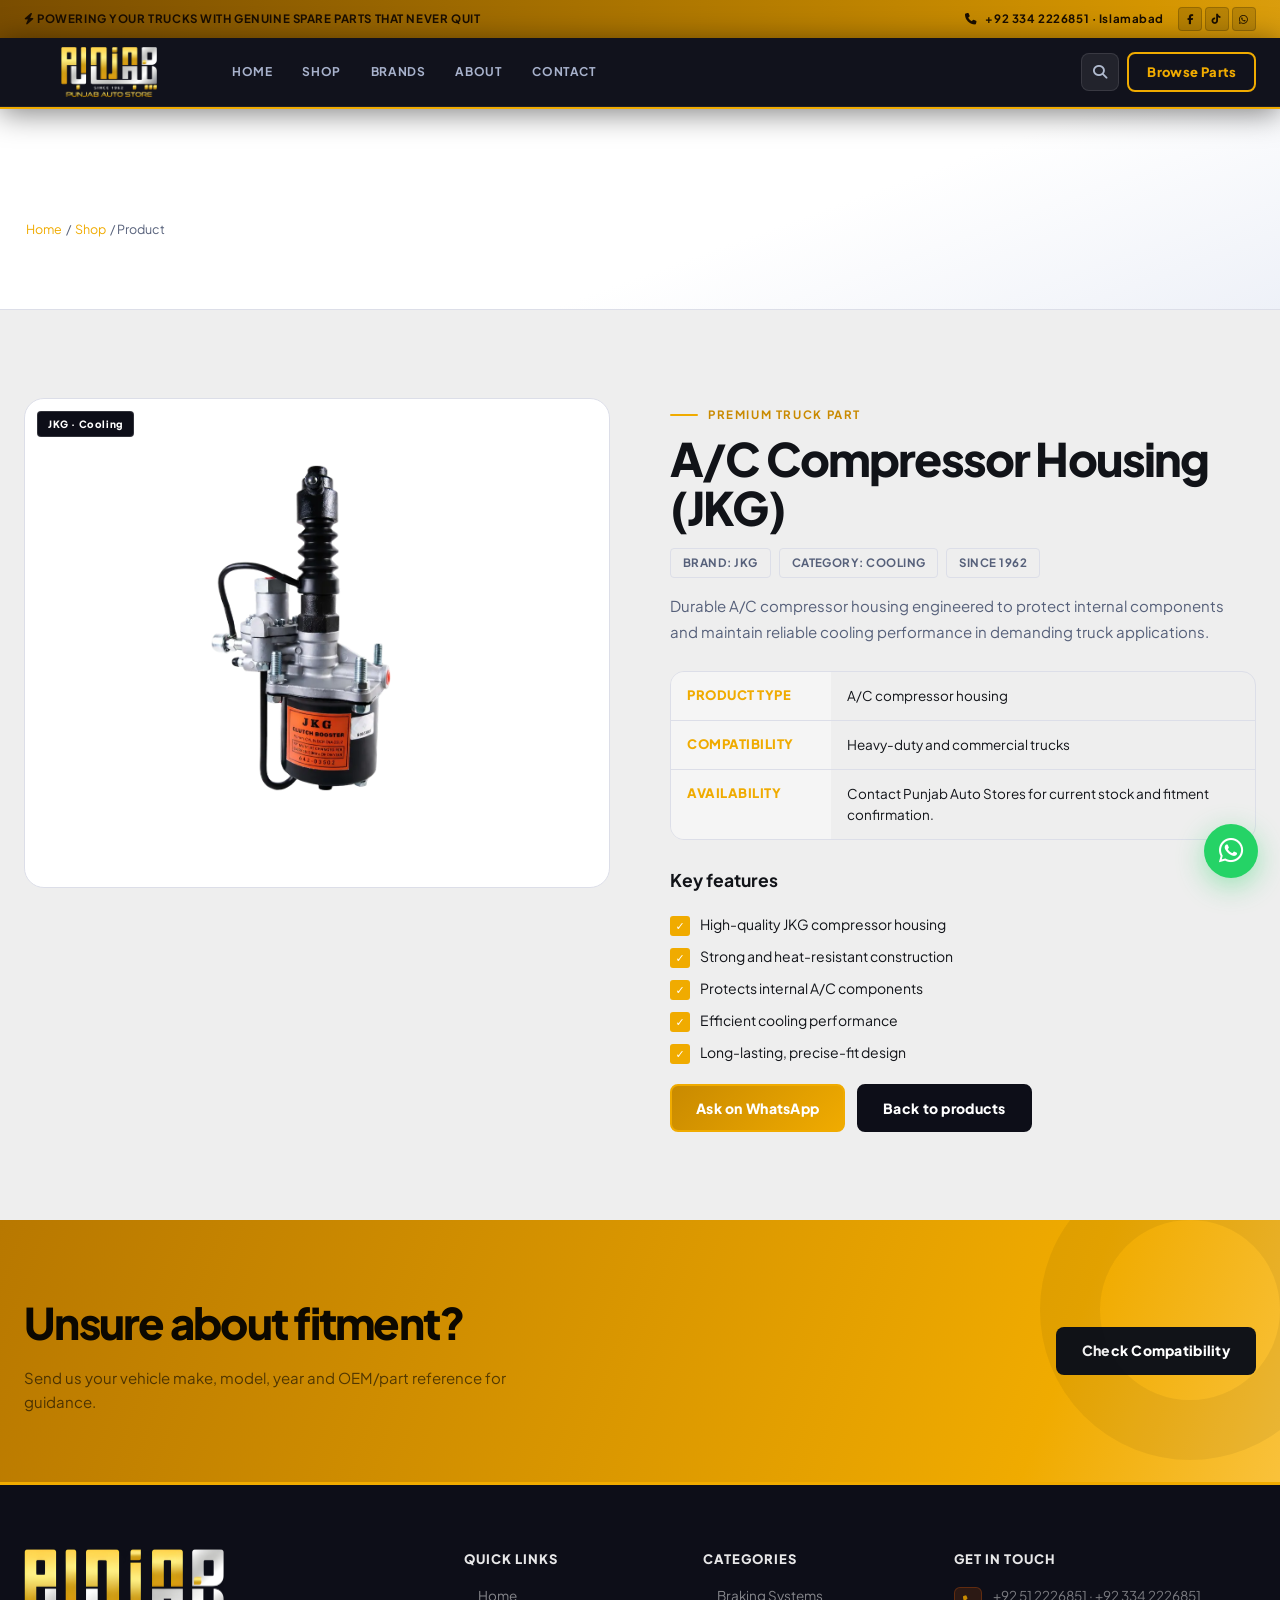
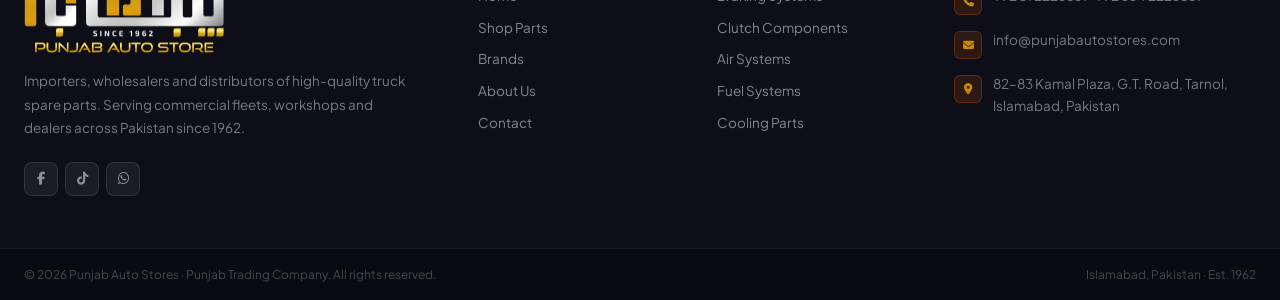
<file: product.html>
<!doctype html><html lang="en"><head><meta charset="utf-8"><meta name="viewport" content="width=device-width,initial-scale=1"><title>Product | Punjab Auto Stores</title><meta name="description" content="Heavy-duty truck spare part from Punjab Auto Stores, Islamabad. Check compatibility and ask on WhatsApp for current price and stock."><link rel="canonical" href="https://punjab-auto-stores.vercel.app/product.html"><meta property="og:type" content="website"><meta property="og:site_name" content="Punjab Auto Stores"><meta property="og:title" content="Product | Punjab Auto Stores"><meta property="og:description" content="Heavy-duty truck spare part from Punjab Auto Stores, Islamabad. Check compatibility and ask on WhatsApp for current price and stock."><meta property="og:url" content="https://punjab-auto-stores.vercel.app/product.html"><meta property="og:image" content="https://punjab-auto-stores.vercel.app/assets/og-image.jpg"><meta name="twitter:card" content="summary_large_image"><link rel="icon" href="favicon.ico" sizes="any"><link rel="icon" type="image/png" sizes="32x32" href="favicon-32x32.png"><link rel="apple-touch-icon" href="apple-touch-icon.png"><meta name="theme-color" content="#0b0c14"><link rel="preconnect" href="https://fonts.googleapis.com"><link rel="preconnect" href="https://fonts.gstatic.com" crossorigin><link rel="stylesheet" href="assets/styles.css"><link rel="stylesheet" href="https://cdnjs.cloudflare.com/ajax/libs/font-awesome/6.5.1/css/all.min.css"></head><body>
<div class="topbar"><div class="container"><span><i class="fas fa-bolt"></i> POWERING YOUR TRUCKS WITH GENUINE SPARE PARTS THAT NEVER QUIT</span><div class="topbar-right"><span class="topbar-phone"><i class="fas fa-phone"></i> +92 334 2226851 · Islamabad</span><div class="topbar-social"><a class="soc-fb" href="https://www.facebook.com/people/Punjabautostore/61579402466483/" rel="noopener" target="_blank" aria-label="Facebook"><i class="fab fa-facebook-f"></i></a><a class="soc-tt" href="https://www.tiktok.com/@punjabautostore1" rel="noopener" target="_blank" aria-label="TikTok"><i class="fab fa-tiktok"></i></a><a class="soc-wa" href="https://wa.me/923342226851" target="_blank" aria-label="WhatsApp"><i class="fab fa-whatsapp"></i></a></div></div></div></div>
<header class="header"><div class="container header-inner"><a class="brand" href="index.html"><img src="assets/logo.webp" alt="Punjab Auto Stores"></a><nav class="menu"><a href="index.html">Home</a><a href="shop.html">Shop</a><a href="brands.html">Brands</a><a href="about.html">About</a><a href="contact.html">Contact</a></nav><div class="header-actions"><button class="search-btn" id="searchToggle" onclick="toggleSearch()" aria-label="Search"><i class="fas fa-search"></i></button><a class="nav-cta" href="shop.html">Browse Parts</a><button class="hamb" aria-label="Menu">☰</button></div></div><div class="search-drawer" id="searchDrawer"><div class="container"><div class="header-search"><i class="fas fa-search si"></i><input type="text" id="headerSearch" class="hsearch-input" placeholder="Search brake boosters, air dryers, clutch parts..."><button class="hsearch-btn" onclick="goSearch()">Search</button></div></div></div></header>
<section class="page-hero" style="padding-bottom:40px"><div class="container"><div class="crumbs"><a href="index.html">Home</a> / <a href="shop.html">Shop</a> / Product</div></div></section><main class="section"><div class="container"><div id="productDetail" class="product-page"></div></div></main>
<section class="cta"><div class="container"><div><h2>Unsure about fitment?</h2><p>Send us your vehicle make, model, year and OEM/part reference for guidance.</p></div><a class="btn" target="_blank" href="https://wa.me/923342226851">Check Compatibility</a></div></section>
<footer class="footer"><div class="footer-top"><div class="container"><div class="footer-grid"><div class="footer-brand"><img src="assets/logo.webp" alt="Punjab Auto Stores"><p>Importers, wholesalers and distributors of high-quality truck spare parts. Serving commercial fleets, workshops and dealers across Pakistan since 1962.</p><div class="footer-social"><a class="soc-fb" href="https://www.facebook.com/people/Punjabautostore/61579402466483/" rel="noopener" target="_blank" aria-label="Facebook"><i class="fab fa-facebook-f"></i></a><a class="soc-tt" href="https://www.tiktok.com/@punjabautostore1" rel="noopener" target="_blank" aria-label="TikTok"><i class="fab fa-tiktok"></i></a><a class="soc-wa" href="https://wa.me/923342226851" target="_blank" aria-label="WhatsApp"><i class="fab fa-whatsapp"></i></a></div></div><div><h4>Quick Links</h4><div class="footer-links"><a href="index.html">Home</a><a href="shop.html">Shop Parts</a><a href="brands.html">Brands</a><a href="about.html">About Us</a><a href="contact.html">Contact</a></div></div><div><h4>Categories</h4><div class="footer-links"><a href="shop.html?cat=Braking">Braking Systems</a><a href="shop.html?cat=Clutch">Clutch Components</a><a href="shop.html?cat=Air+System">Air Systems</a><a href="shop.html?cat=Fuel">Fuel Systems</a><a href="shop.html?cat=Cooling">Cooling Parts</a></div></div><div><h4>Get in Touch</h4><ul class="footer-contact-list"><li><span class="fc-icon"><i class="fas fa-phone"></i></span><span>+92 51 2226851 · +92 334 2226851</span></li><li><span class="fc-icon"><i class="fas fa-envelope"></i></span><a href="mailto:info@punjabautostores.com">info@punjabautostores.com</a></li><li><span class="fc-icon"><i class="fas fa-location-dot"></i></span><span>82–83 Kamal Plaza, G.T. Road, Tarnol, Islamabad, Pakistan</span></li></ul></div></div></div></div><div class="footer-bottom"><div class="container"><span>© 2026 Punjab Auto Stores · Punjab Trading Company. All rights reserved.</span><span>Islamabad, Pakistan · Est. 1962</span></div></div></footer><a class="whatsapp" href="https://wa.me/923342226851" target="_blank" rel="noopener" aria-label="Chat on WhatsApp"><i class="fab fa-whatsapp"></i></a><script src="assets/app.js"></script></body></html>
</file>
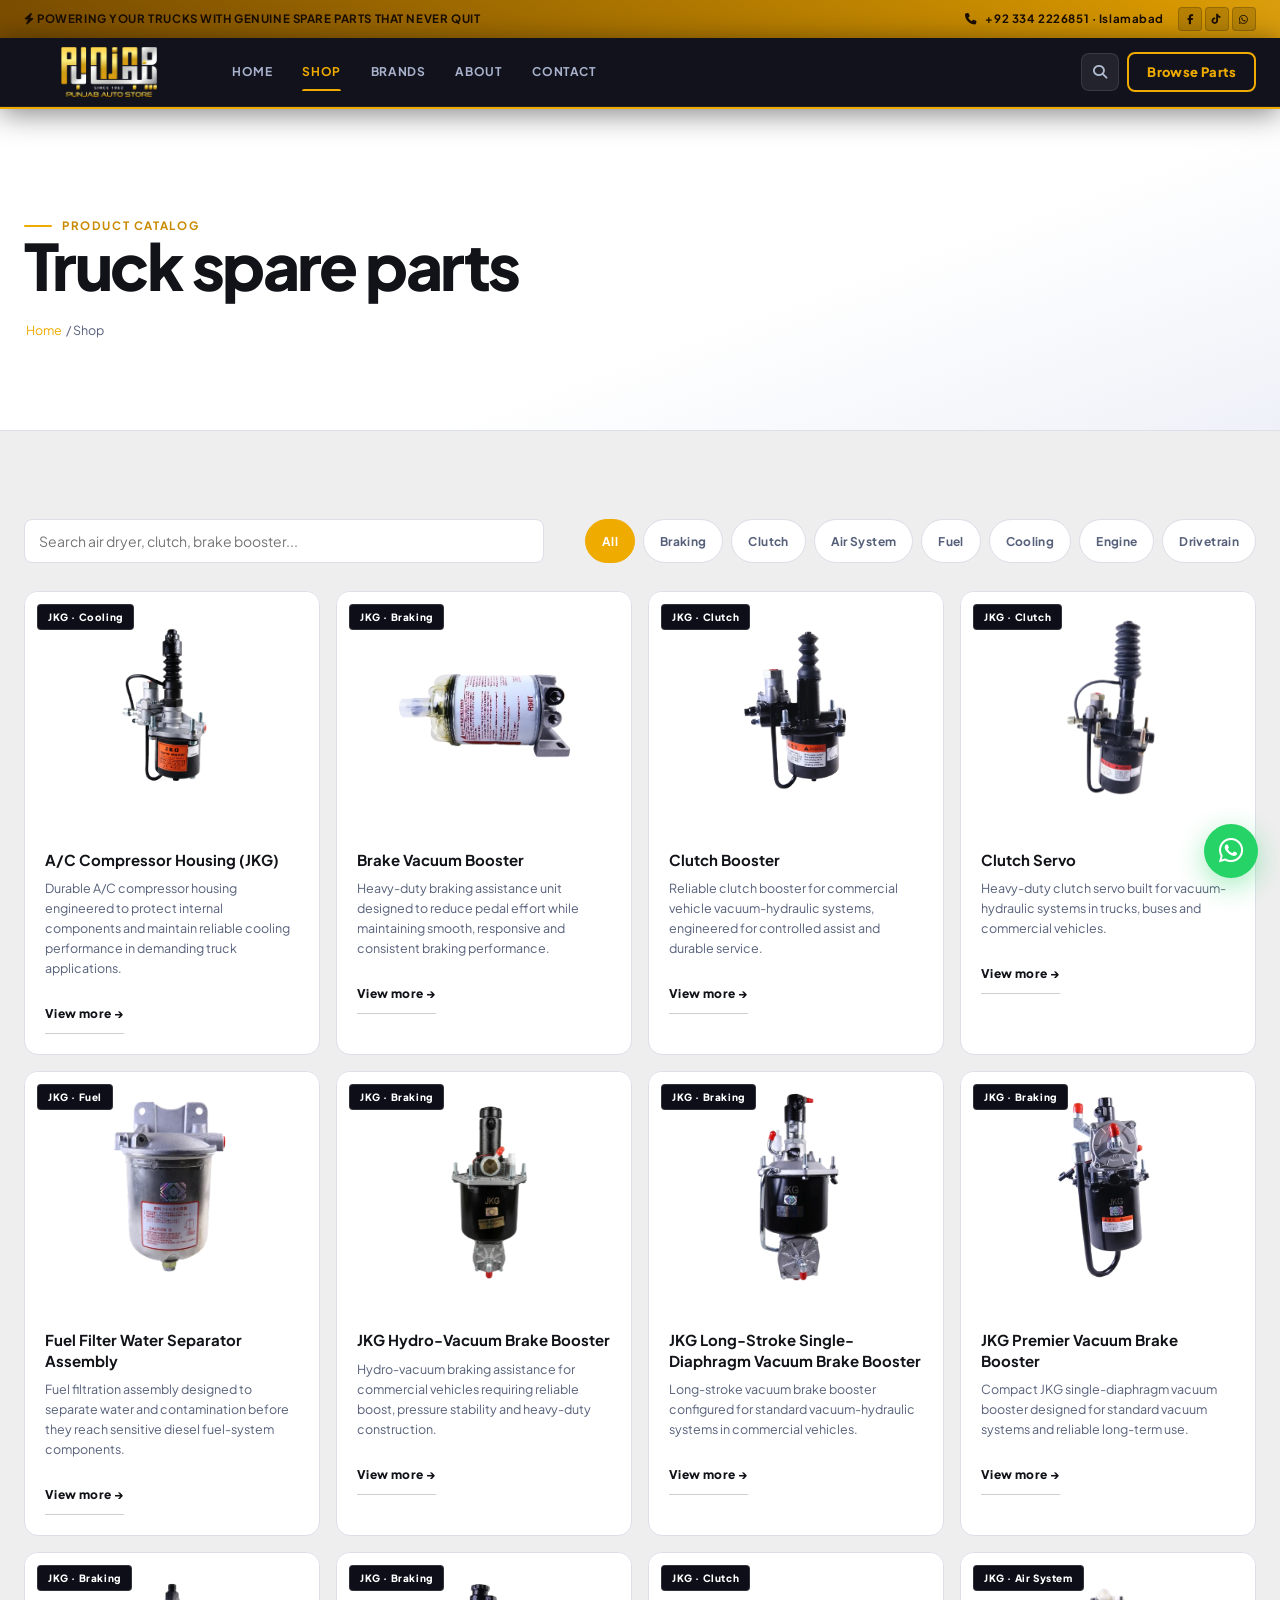
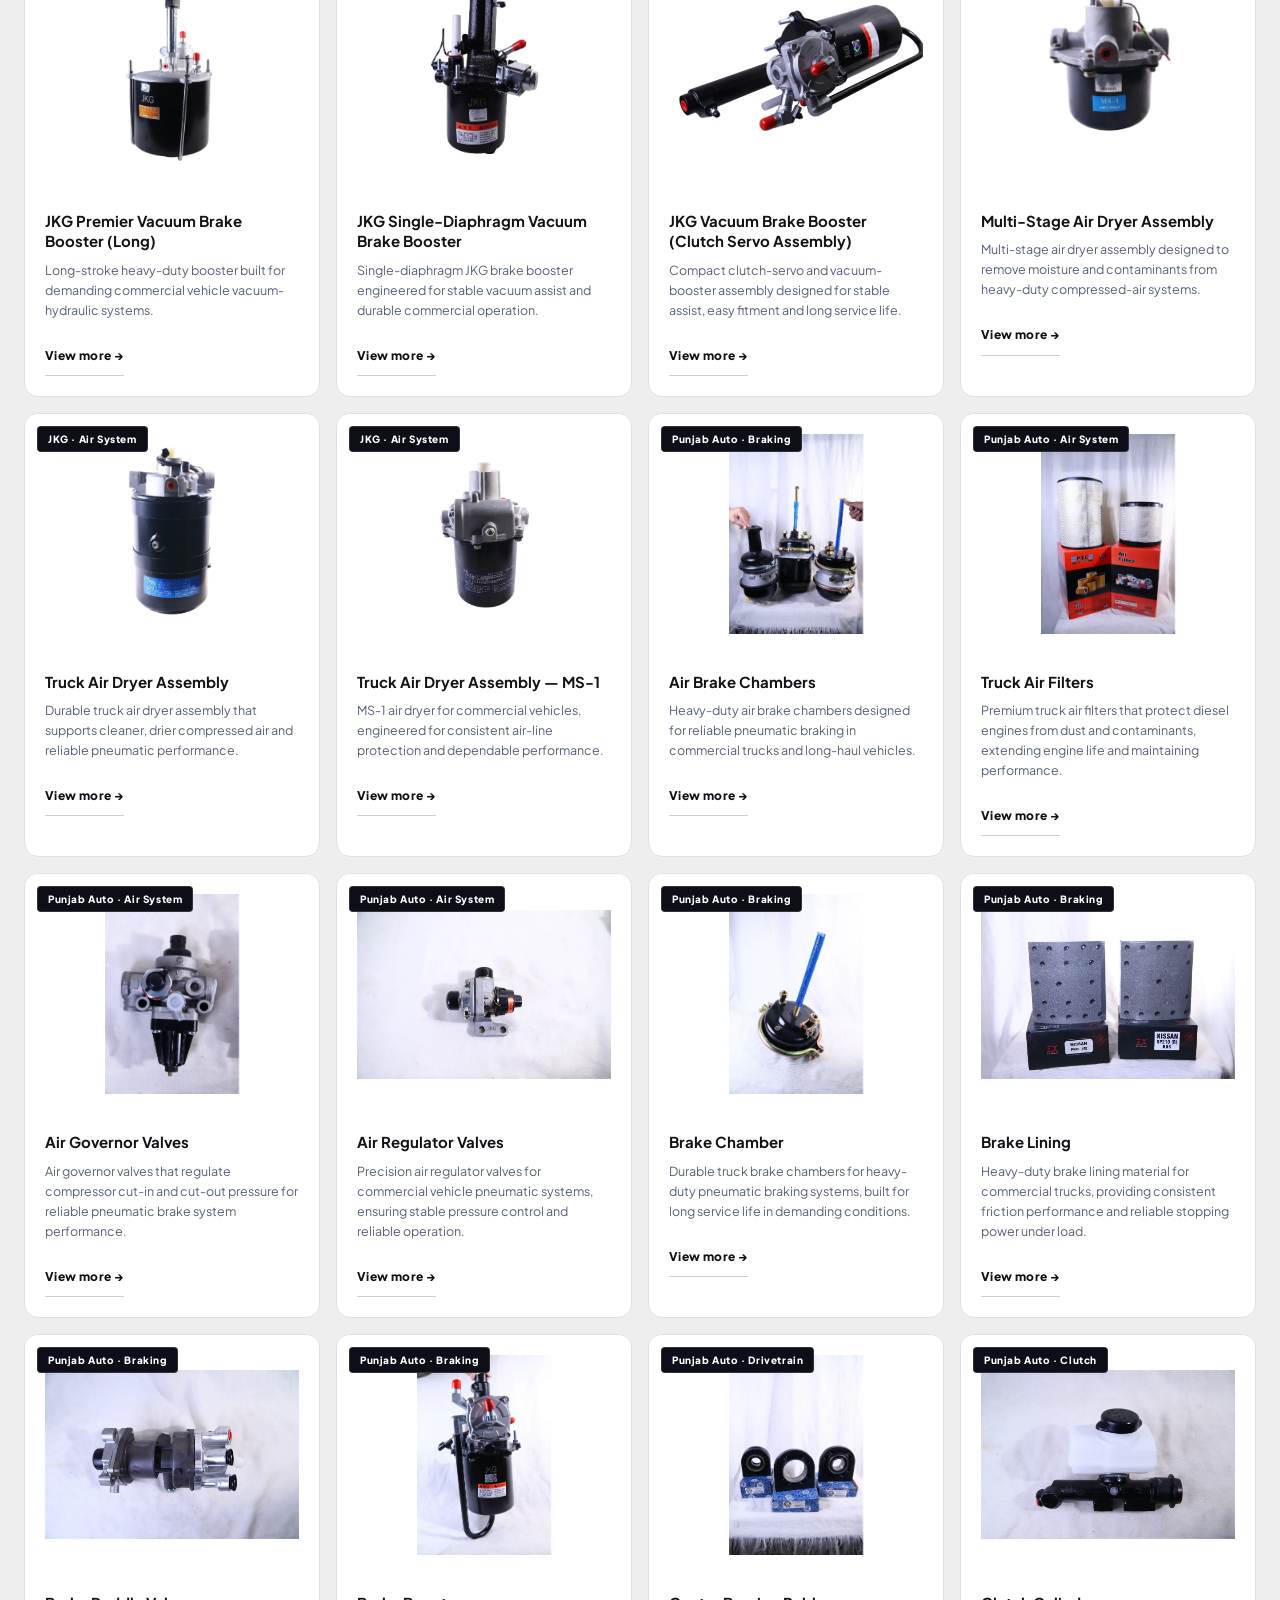
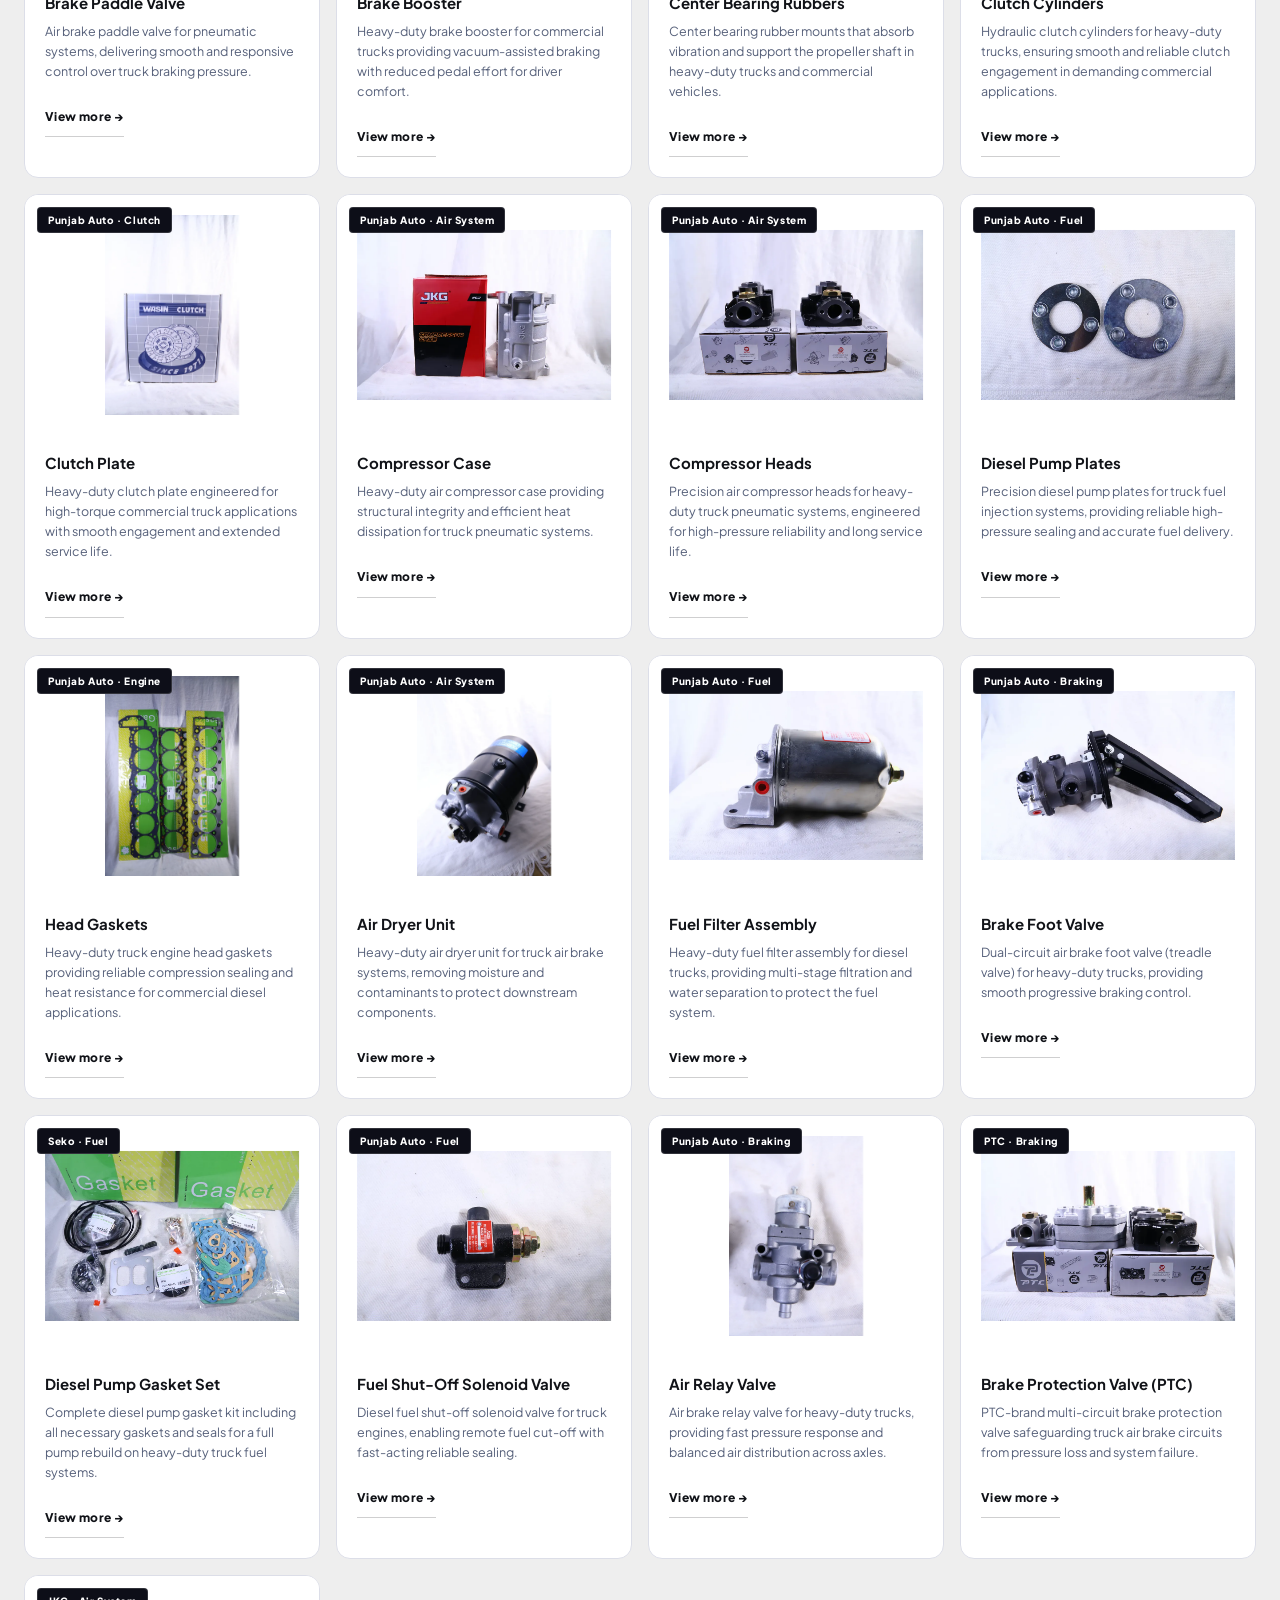
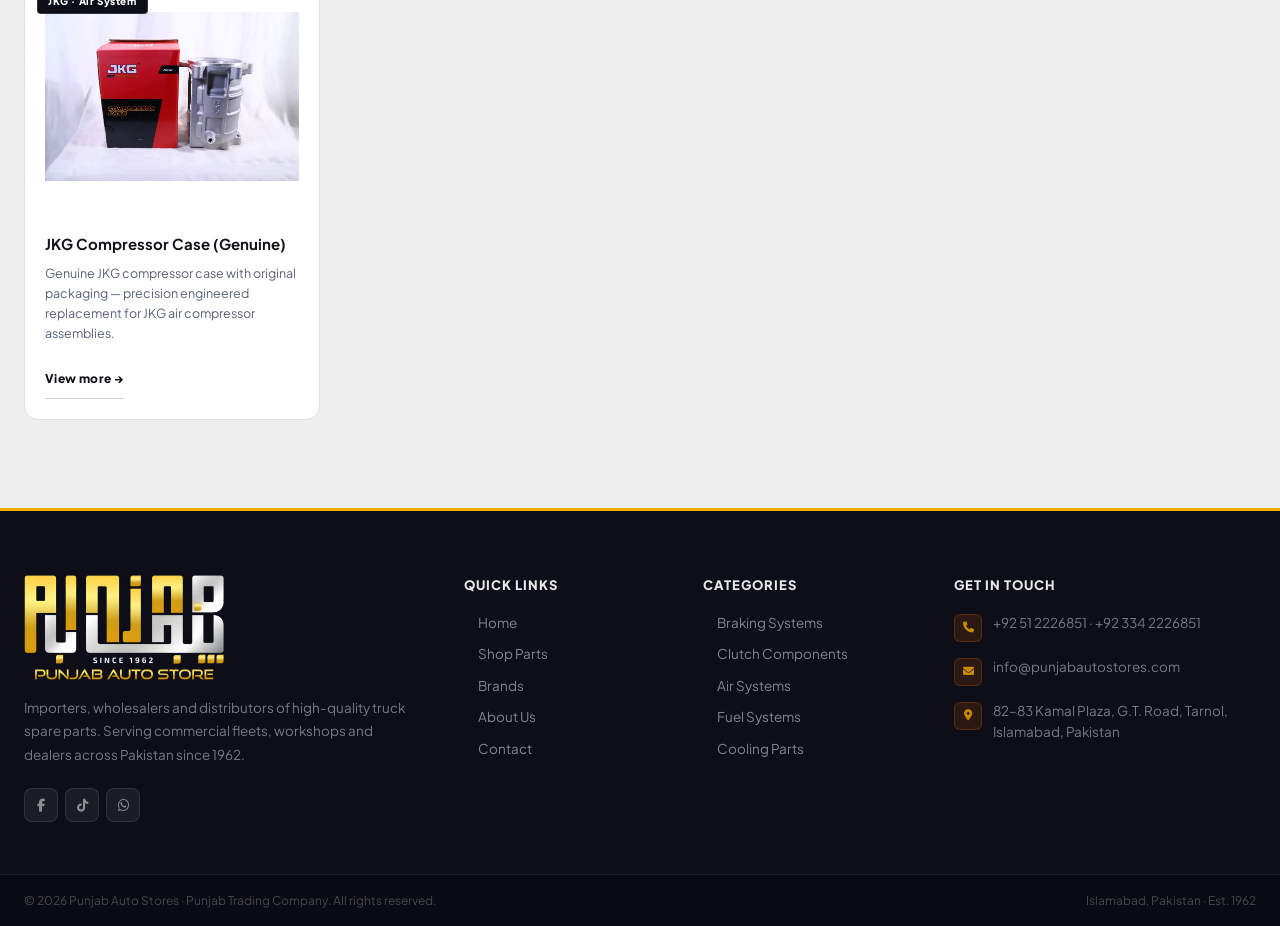
<file: shop.html>
<!doctype html><html lang="en"><head><meta charset="utf-8"><meta name="viewport" content="width=device-width,initial-scale=1"><title>Shop Truck Parts | Punjab Auto Stores</title><meta name="description" content="Browse truck spare parts by category: braking, clutch, air system, fuel, cooling, engine and drivetrain. Ask on WhatsApp for price and stock."><link rel="canonical" href="https://punjab-auto-stores.vercel.app/shop.html"><meta property="og:type" content="website"><meta property="og:site_name" content="Punjab Auto Stores"><meta property="og:title" content="Shop Truck Parts | Punjab Auto Stores"><meta property="og:description" content="Browse truck spare parts by category: braking, clutch, air system, fuel, cooling, engine and drivetrain. Ask on WhatsApp for price and stock."><meta property="og:url" content="https://punjab-auto-stores.vercel.app/shop.html"><meta property="og:image" content="https://punjab-auto-stores.vercel.app/assets/og-image.jpg"><meta name="twitter:card" content="summary_large_image"><link rel="icon" href="favicon.ico" sizes="any"><link rel="icon" type="image/png" sizes="32x32" href="favicon-32x32.png"><link rel="apple-touch-icon" href="apple-touch-icon.png"><meta name="theme-color" content="#0b0c14"><link rel="preconnect" href="https://fonts.googleapis.com"><link rel="preconnect" href="https://fonts.gstatic.com" crossorigin><link rel="stylesheet" href="assets/styles.css"><link rel="stylesheet" href="https://cdnjs.cloudflare.com/ajax/libs/font-awesome/6.5.1/css/all.min.css"></head><body>
<div class="topbar"><div class="container"><span><i class="fas fa-bolt"></i> POWERING YOUR TRUCKS WITH GENUINE SPARE PARTS THAT NEVER QUIT</span><div class="topbar-right"><span class="topbar-phone"><i class="fas fa-phone"></i> +92 334 2226851 · Islamabad</span><div class="topbar-social"><a class="soc-fb" href="https://www.facebook.com/people/Punjabautostore/61579402466483/" rel="noopener" target="_blank" aria-label="Facebook"><i class="fab fa-facebook-f"></i></a><a class="soc-tt" href="https://www.tiktok.com/@punjabautostore1" rel="noopener" target="_blank" aria-label="TikTok"><i class="fab fa-tiktok"></i></a><a class="soc-wa" href="https://wa.me/923342226851" target="_blank" aria-label="WhatsApp"><i class="fab fa-whatsapp"></i></a></div></div></div></div>
<header class="header"><div class="container header-inner"><a class="brand" href="index.html"><img src="assets/logo.webp" alt="Punjab Auto Stores"></a><nav class="menu"><a href="index.html">Home</a><a class="active" href="shop.html">Shop</a><a href="brands.html">Brands</a><a href="about.html">About</a><a href="contact.html">Contact</a></nav><div class="header-actions"><button class="search-btn" id="searchToggle" onclick="toggleSearch()" aria-label="Search"><i class="fas fa-search"></i></button><a class="nav-cta" href="shop.html">Browse Parts</a><button class="hamb" aria-label="Menu">☰</button></div></div><div class="search-drawer" id="searchDrawer"><div class="container"><div class="header-search"><i class="fas fa-search si"></i><input type="text" id="headerSearch" class="hsearch-input" placeholder="Search brake boosters, air dryers, clutch parts..."><button class="hsearch-btn" onclick="goSearch()">Search</button></div></div></div></header>
<section class="page-hero"><div class="container"><span class="eyebrow">Product Catalog</span><h1>Truck spare parts</h1><div class="crumbs"><a href="index.html">Home</a> / Shop</div></div></section>
<main class="section"><div class="container"><div class="shop-tools"><div class="searchbox"><input id="search" class="input" placeholder="Search air dryer, clutch, brake booster..."></div><div class="filters"><button class="filter active" data-cat="All">All</button><button class="filter" data-cat="Braking">Braking</button><button class="filter" data-cat="Clutch">Clutch</button><button class="filter" data-cat="Air System">Air System</button><button class="filter" data-cat="Fuel">Fuel</button><button class="filter" data-cat="Cooling">Cooling</button><button class="filter" data-cat="Engine">Engine</button><button class="filter" data-cat="Drivetrain">Drivetrain</button></div></div><div id="productGrid" class="grid products"></div></div></main>
<footer class="footer"><div class="footer-top"><div class="container"><div class="footer-grid"><div class="footer-brand"><img src="assets/logo.webp" alt="Punjab Auto Stores"><p>Importers, wholesalers and distributors of high-quality truck spare parts. Serving commercial fleets, workshops and dealers across Pakistan since 1962.</p><div class="footer-social"><a class="soc-fb" href="https://www.facebook.com/people/Punjabautostore/61579402466483/" rel="noopener" target="_blank" aria-label="Facebook"><i class="fab fa-facebook-f"></i></a><a class="soc-tt" href="https://www.tiktok.com/@punjabautostore1" rel="noopener" target="_blank" aria-label="TikTok"><i class="fab fa-tiktok"></i></a><a class="soc-wa" href="https://wa.me/923342226851" target="_blank" aria-label="WhatsApp"><i class="fab fa-whatsapp"></i></a></div></div><div><h4>Quick Links</h4><div class="footer-links"><a href="index.html">Home</a><a href="shop.html">Shop Parts</a><a href="brands.html">Brands</a><a href="about.html">About Us</a><a href="contact.html">Contact</a></div></div><div><h4>Categories</h4><div class="footer-links"><a href="shop.html?cat=Braking">Braking Systems</a><a href="shop.html?cat=Clutch">Clutch Components</a><a href="shop.html?cat=Air+System">Air Systems</a><a href="shop.html?cat=Fuel">Fuel Systems</a><a href="shop.html?cat=Cooling">Cooling Parts</a></div></div><div><h4>Get in Touch</h4><ul class="footer-contact-list"><li><span class="fc-icon"><i class="fas fa-phone"></i></span><span>+92 51 2226851 · +92 334 2226851</span></li><li><span class="fc-icon"><i class="fas fa-envelope"></i></span><a href="mailto:info@punjabautostores.com">info@punjabautostores.com</a></li><li><span class="fc-icon"><i class="fas fa-location-dot"></i></span><span>82–83 Kamal Plaza, G.T. Road, Tarnol, Islamabad, Pakistan</span></li></ul></div></div></div></div><div class="footer-bottom"><div class="container"><span>© 2026 Punjab Auto Stores · Punjab Trading Company. All rights reserved.</span><span>Islamabad, Pakistan · Est. 1962</span></div></div></footer><a class="whatsapp" href="https://wa.me/923342226851" target="_blank" rel="noopener" aria-label="Chat on WhatsApp"><i class="fab fa-whatsapp"></i></a><script src="assets/app.js"></script></body></html>
</file>
<file: assets/styles.css>
@import url('https://fonts.googleapis.com/css2?family=Plus+Jakarta+Sans:ital,wght@0,300;0,400;0,500;0,600;0,700;0,800&display=swap');

:root{
  --bg:#eeeeee;--surface:#f5f5f5;--surface2:#fff;
  --text:#111318;--muted:#56607a;
  --accent:#f0ab00;--accent2:#c98a00;--accent3:#ffd060;--accent-dim:rgba(212,149,0,.1);
  --navy:#0d0e18;--navy2:#161824;--navy3:#1e2030;
  --line:#dcdee8;--white:#fff;
  --max:1240px;--radius:14px;--radius-sm:8px;
  --ease:cubic-bezier(.4,0,.2,1);--spring:cubic-bezier(.34,1.56,.64,1);
}

*,*::before,*::after{box-sizing:border-box}
html{scroll-behavior:smooth}
body{
  margin:0;background:var(--bg);color:var(--text);
  font-family:'Plus Jakarta Sans',ui-sans-serif,system-ui,-apple-system,Arial,sans-serif;
  line-height:1.6;font-size:15px;-webkit-font-smoothing:antialiased;
}
a{color:inherit;text-decoration:none}
img{max-width:100%;display:block}
.container{width:min(var(--max),calc(100% - 48px));margin:auto}

/* ── Topbar ── */
.topbar{
  background:linear-gradient(90deg,#7a4d00,#d49500 30%,#ffd060 55%,#d49500 78%,#7a4d00);
  background-size:300% 100%;animation:shimmerBg 9s linear infinite;
  color:#1a0e00;font-size:11.5px;font-weight:700;letter-spacing:.05em;
}
.topbar .container{display:flex;justify-content:space-between;align-items:center;gap:16px;padding:7px 0;flex-wrap:wrap}
.topbar-right{display:flex;align-items:center;gap:14px;flex-shrink:0}
.topbar-phone{font-size:11.5px;font-weight:700;color:#1a0e00;white-space:nowrap}
.topbar-phone i{margin-right:5px}
.topbar-social{display:flex;gap:3px}
.topbar-social a{
  width:24px;height:24px;border-radius:4px;display:grid;place-items:center;
  color:#1a0e00;background:rgba(0,0,0,.14);border:1px solid rgba(0,0,0,.18);
  font-size:10px;transition:background .18s,transform .18s var(--spring);
}
.topbar-social a:hover{background:rgba(0,0,0,.26);transform:translateY(-1px)}
@keyframes shimmerBg{0%{background-position:0 50%}50%{background-position:100% 50%}100%{background-position:0 50%}}

/* ── Header ── */
.header{
  position:sticky;top:0;z-index:100;
  background:rgba(13,14,24,.98);
  backdrop-filter:blur(20px);-webkit-backdrop-filter:blur(20px);
  border-bottom:2px solid var(--accent);
  box-shadow:0 4px 30px rgba(0,0,0,.5);
}
.header-inner{display:flex;align-items:center;gap:24px;min-height:68px}
.brand img{width:170px;max-height:50px;object-fit:contain;transition:opacity .2s}
.brand:hover img{opacity:.85}

.menu{display:flex;align-items:center;gap:2px;flex:1;font-size:13px;font-weight:700;letter-spacing:.02em}
.menu a{
  color:#a8b2cc;padding:7px 14px;border-radius:var(--radius-sm);position:relative;
  transition:color .2s,background .2s;text-transform:uppercase;font-size:12px;letter-spacing:.05em;
}
.menu a:hover{color:#fff;background:rgba(255,255,255,.07)}
.menu a.active{color:var(--accent)}
.menu a.active::after{content:'';position:absolute;bottom:-2px;left:14px;right:14px;height:2px;background:var(--accent);border-radius:2px 2px 0 0}

.header-actions{display:flex;align-items:center;gap:8px;flex-shrink:0}
.search-btn{
  width:38px;height:38px;border-radius:var(--radius-sm);flex-shrink:0;
  background:rgba(255,255,255,.07);border:1.5px solid rgba(255,255,255,.1);
  color:#b0bace;font-size:14px;cursor:pointer;display:grid;place-items:center;
  transition:background .2s,color .2s,border-color .2s;
}
.search-btn:hover,.search-btn.active{background:rgba(240,171,0,.12);border-color:rgba(240,171,0,.3);color:var(--accent)}
.nav-cta{
  padding:8px 18px;border:2px solid var(--accent);border-radius:var(--radius-sm);
  color:var(--accent);font-weight:800;font-size:13px;white-space:nowrap;
  letter-spacing:.03em;background:transparent;
  transition:background .2s,color .2s,transform .22s var(--spring);
}
.nav-cta:hover{background:var(--accent);color:#0a0800;transform:translateY(-2px)}
.hamb{display:none;background:none;border:0;color:#e8eaf2;font-size:22px;cursor:pointer;padding:4px;flex-shrink:0}

/* Search drawer (slides down on icon click) */
.search-drawer{
  border-top:1px solid rgba(255,255,255,.06);
  max-height:0;overflow:hidden;
  transition:max-height .32s var(--ease);
}
.search-drawer.open{max-height:72px}
.search-drawer .container{padding:10px 0}
.header-search{
  display:flex;align-items:center;
  background:rgba(255,255,255,.07);border:1.5px solid rgba(255,255,255,.1);
  border-radius:var(--radius-sm);padding-left:14px;gap:10px;
  transition:border-color .2s,box-shadow .2s;
}
.header-search:focus-within{border-color:var(--accent);box-shadow:0 0 0 3px rgba(240,171,0,.15)}
.header-search .si{color:#7a829a;font-size:13px;flex-shrink:0}
.hsearch-input{flex:1;background:none;border:none;outline:none;color:#e8eaf2;font-family:inherit;font-size:14px;padding:11px 0}
.hsearch-input::placeholder{color:#6a7288}
.hsearch-btn{
  background:linear-gradient(135deg,var(--accent),var(--accent2));
  color:#0a0800;border:none;padding:9px 20px;border-radius:0 6px 6px 0;
  font-weight:800;font-size:13px;cursor:pointer;font-family:inherit;
  min-height:44px;letter-spacing:.03em;transition:opacity .18s;white-space:nowrap;
}
.hsearch-btn:hover{opacity:.88}

/* ── Hero Slider ── */
.hero-slider{position:relative;overflow:hidden;height:780px}
.slide{
  position:absolute;inset:0;
  background-size:cover;background-position:center right;
  display:grid;align-items:center;
  opacity:0;transition:opacity 1s var(--ease);pointer-events:none;
}
.slide::before{
  content:'';position:absolute;inset:0;pointer-events:none;
  background:linear-gradient(105deg,rgba(6,7,12,.95) 0%,rgba(6,7,12,.86) 36%,rgba(6,7,12,.14) 65%,transparent 100%);
}
.slide.active{opacity:1;pointer-events:auto;z-index:2}
.slide-inner{position:relative;z-index:2;padding:80px 0}
.slide-content{max-width:650px}
.slide-content h1{animation:none}
.slide-content .actions{animation:none}
.slide-badges{display:flex;flex-wrap:wrap;gap:8px 16px;margin:20px 0 32px;padding:0}
.slide-badge{
  display:inline-flex;align-items:center;gap:7px;
  color:rgba(255,255,255,.82);font-size:12.5px;font-weight:600;
  background:rgba(255,255,255,.07);border:1px solid rgba(255,255,255,.12);
  border-radius:4px;padding:5px 12px;
}
.slide-badge i{color:var(--accent);font-size:10px}
.slide.active .slide-content{animation:sliderIn .7s .05s var(--ease) both}
@keyframes sliderIn{from{opacity:0;transform:translateY(20px)}to{opacity:1;transform:none}}
.slider-btn{
  position:absolute;top:50%;transform:translateY(-50%);z-index:10;
  width:50px;height:50px;border-radius:50%;
  background:rgba(13,14,24,.65);border:1.5px solid rgba(255,255,255,.18);
  color:#fff;font-size:15px;cursor:pointer;
  display:grid;place-items:center;
  transition:background .22s,border-color .22s,transform .22s var(--spring);
}
.slider-btn:hover{background:rgba(240,171,0,.22);border-color:rgba(240,171,0,.55);transform:translateY(-50%) scale(1.1)}
.slider-prev{left:22px}
.slider-next{right:22px}
.slider-dots{
  position:absolute;bottom:28px;left:50%;transform:translateX(-50%);
  z-index:10;display:flex;gap:8px;align-items:center;
}
.dot{
  width:8px;height:8px;border-radius:50%;border:none;padding:0;cursor:pointer;
  background:rgba(255,255,255,.35);
  transition:background .28s,width .32s var(--spring),border-radius .32s;
}
.dot.active{width:28px;border-radius:4px;background:var(--accent)}
.hero-tag{
  display:inline-flex;align-items:center;gap:8px;
  background:rgba(232,93,4,.14);border:1px solid rgba(232,93,4,.35);
  border-radius:4px;padding:5px 12px;
  color:var(--accent3);font-size:11px;font-weight:800;letter-spacing:.12em;text-transform:uppercase;
  margin-bottom:24px;
}
.hero-tag i{font-size:9px}
.eyebrow{
  display:inline-flex;align-items:center;gap:10px;
  color:var(--accent2);font-weight:700;letter-spacing:.14em;text-transform:uppercase;font-size:11.5px;
}
.eyebrow::before{content:'';width:28px;height:2px;background:var(--accent);border-radius:2px;flex-shrink:0}

h1{font-size:clamp(44px,6.5vw,86px);line-height:.95;letter-spacing:-.04em;margin:0 0 22px;max-width:820px;font-weight:800;animation:slideUp .7s var(--ease) both;color:#fff}
@keyframes slideUp{from{opacity:0;transform:translateY(24px)}to{opacity:1;transform:none}}
.hero-slider p{max-width:560px;font-size:16.5px;color:#b8bece;line-height:1.7;margin:0 0 32px}
.gold{background:linear-gradient(180deg,#ffb07a,var(--accent2) 48%,var(--accent));-webkit-background-clip:text;background-clip:text;color:transparent}

.actions{display:flex;gap:12px;flex-wrap:wrap;animation:slideUp .7s .24s var(--ease) both}
.btn{
  display:inline-flex;align-items:center;justify-content:center;gap:8px;
  min-height:48px;padding:0 24px;border-radius:var(--radius-sm);
  font-weight:800;font-size:14px;border:2px solid transparent;cursor:pointer;
  font-family:inherit;letter-spacing:.02em;
  transition:transform .22s var(--spring),box-shadow .22s var(--ease),background .2s,border-color .2s,color .2s;
}
.btn-primary{background:linear-gradient(135deg,var(--accent2),var(--accent));color:#fff;border-color:var(--accent)}
.btn-primary:hover{transform:translateY(-3px);box-shadow:0 14px 36px rgba(232,93,4,.4)}
.btn-secondary{border-color:rgba(255,255,255,.25);background:transparent;color:#e0e4ee}
.btn-secondary:hover{transform:translateY(-3px);border-color:rgba(255,255,255,.5);background:rgba(255,255,255,.07);box-shadow:0 8px 26px rgba(0,0,0,.3)}
.detail .btn-secondary{background:var(--navy);color:#fff;border-color:var(--navy)}
.detail .btn-secondary:hover{background:var(--navy2);border-color:var(--navy2);box-shadow:0 8px 26px rgba(0,0,0,.25)}


/* ── Trust strip ── */
.truststrip{background:#fff;border-bottom:1px solid var(--line)}
.truststrip .container{display:grid;grid-template-columns:repeat(4,1fr)}
.trustitem{padding:22px 26px;border-right:1px solid var(--line);display:flex;align-items:center;gap:16px;transition:background .2s}
.trustitem:last-child{border-right:0}
.trustitem:hover{background:var(--accent-dim)}
.ti-icon{
  width:46px;height:46px;border-radius:12px;flex:0 0 46px;
  background:linear-gradient(135deg,var(--accent2),var(--accent));
  display:grid;place-items:center;color:#fff;font-size:19px;
  box-shadow:0 4px 14px rgba(232,93,4,.25);
  transition:transform .22s var(--spring),box-shadow .22s;
}
.trustitem:hover .ti-icon{transform:scale(1.08) translateY(-2px);box-shadow:0 8px 20px rgba(232,93,4,.38)}
.trustitem b{display:block;color:var(--text);font-size:14.5px;font-weight:700;margin-bottom:3px}
.trustitem span{color:var(--muted);font-size:12px}

/* ── Sections ── */
.section{padding:88px 0}
.section-alt{background:#fff}
.section-dark{background:var(--navy);color:#fff}
.section-head{display:flex;justify-content:space-between;align-items:flex-end;gap:20px;margin-bottom:44px}
.section-label{
  display:inline-flex;align-items:center;gap:8px;
  color:var(--accent);font-weight:800;letter-spacing:.12em;text-transform:uppercase;font-size:11px;margin-bottom:10px;
}
.section-label::before{content:'';width:22px;height:2px;background:var(--accent);border-radius:2px}
.section h2{font-size:clamp(30px,4vw,54px);line-height:1.04;letter-spacing:-.04em;margin:0 0 10px;font-weight:800}
.section p.lead{color:var(--muted);max-width:580px;line-height:1.74;font-size:15px}
.section-dark p.lead{color:rgba(255,255,255,.5)}
.grid{display:grid;gap:16px}
.products{grid-template-columns:repeat(4,1fr)}

/* ── Product cards ── */
.card{
  background:#fff;border:1.5px solid var(--line);border-radius:var(--radius);
  overflow:hidden;position:relative;
  transition:transform .3s var(--spring),border-color .3s,box-shadow .3s;
}
.card::before{
  content:'';position:absolute;top:0;left:0;right:0;height:3px;
  background:linear-gradient(90deg,var(--accent),var(--accent2),var(--accent3));
  transform:scaleX(0);transform-origin:left center;
  transition:transform .38s var(--ease);z-index:5;
}
.card:hover::before{transform:scaleX(1)}
.card:hover{transform:translateY(-7px);border-color:var(--accent);box-shadow:0 24px 64px rgba(11,30,64,.1),0 0 0 1px rgba(232,93,4,.15)}
.product-visual{
  height:240px;position:relative;overflow:hidden;
  background:#fff;
  transition:background .3s;
}
.card:hover .product-visual{background:#fdf9f5}
.product-visual img{
  position:absolute;inset:0;width:100%;height:100%;
  object-fit:contain;padding:20px;z-index:2;
  transition:transform .35s var(--ease);
  mix-blend-mode:multiply;
}
.card:hover .product-visual img{transform:scale(1.07) translateY(-3px)}
.product-visual::before{
  content:'';position:absolute;
  width:114px;height:114px;border:18px solid #c4cede;border-radius:50%;
  left:50%;top:50%;transform:translate(-50%,-50%) rotate(-18deg);
  box-shadow:inset 0 0 0 8px #a8b6ca,0 14px 30px rgba(11,30,64,.1);
}
.product-visual.has-image::before,.product-visual.has-image::after{display:none}
.product-visual::after{
  content:'';position:absolute;
  width:54px;height:130px;border-radius:14px;
  background:linear-gradient(90deg,#aab6ca,#d0d8e8 42%,#aab6ca);
  left:56%;top:39%;transform:translate(-50%,-50%) rotate(35deg);
  box-shadow:0 12px 22px rgba(11,30,64,.1);
}
.product-badge{
  position:absolute;top:12px;left:12px;
  background:var(--navy);color:#fff;
  border:1px solid rgba(255,255,255,.15);border-radius:4px;
  padding:4px 10px;font-size:10px;font-weight:800;z-index:4;letter-spacing:.06em;
}
.card-body{padding:18px 20px 20px}
.card-body h3{font-size:15px;line-height:1.35;margin:0 0 8px;font-weight:700;color:var(--text)}
.card-body p{color:var(--muted);font-size:12.5px;margin:0 0 16px;line-height:1.6}
.card-body .link{color:var(--text);border-color:rgba(17,19,24,.2)}
.card-body .link:hover{color:var(--text);border-color:var(--text)}
.link{
  display:inline-flex;align-items:center;gap:6px;
  color:var(--accent);font-weight:800;font-size:12px;letter-spacing:.03em;
  border-bottom:1px solid rgba(232,93,4,.3);padding-bottom:1px;
  transition:gap .2s,color .2s,border-color .2s;
}
.link:hover{gap:10px;color:var(--accent2);border-color:var(--accent2)}
.section-head .link{
  color:var(--text);border:1.5px solid var(--line);border-radius:var(--radius-sm);
  padding:10px 20px;background:#fff;font-size:13px;font-weight:700;letter-spacing:.01em;
}
.section-head .link:hover{border-color:var(--text);color:var(--text);gap:10px;background:#fff}

/* ── Logo grid ── */
.logo-grid{grid-template-columns:repeat(7,1fr)}
.logo-card{
  border:1.5px solid var(--line);border-radius:var(--radius-sm);background:#fff;
  padding:28px 16px;display:flex;align-items:center;justify-content:center;min-height:130px;
  transition:border-color .25s,transform .25s var(--spring),box-shadow .25s;
}
.logo-card:hover{border-color:var(--accent);transform:translateY(-5px);box-shadow:0 10px 30px rgba(232,93,4,.12)}
.logo-card img{max-width:100%;max-height:80px;object-fit:contain;filter:grayscale(25%);transition:filter .25s}
.logo-card:hover img{filter:grayscale(0%)}
.logo-card span{font-weight:900;letter-spacing:.1em;font-size:15px;color:var(--navy)}

/* ── Brand cards ── */
.brands{grid-template-columns:repeat(7,1fr)}
.brand-card{
  border:1.5px solid var(--line);border-radius:var(--radius-sm);background:#fff;
  padding:26px 10px;text-align:center;font-weight:900;letter-spacing:.08em;font-size:12px;color:var(--navy);
  transition:color .25s,background .25s,border-color .25s,transform .25s var(--spring),box-shadow .25s;
}
.brand-card:hover{color:#fff;background:linear-gradient(145deg,var(--accent2),var(--accent));border-color:var(--accent);transform:translateY(-5px);box-shadow:0 10px 28px rgba(232,93,4,.28)}

/* ── Split / about ── */
.split{display:grid;grid-template-columns:1.05fr .95fr;gap:60px;align-items:center}
.image-panel{
  min-height:500px;border-radius:20px;
  background:
    linear-gradient(160deg,rgba(11,30,64,.22) 0%,rgba(11,30,64,.08) 50%,rgba(11,30,64,.55) 100%),
    url('https://punjabautostores.com/wp-content/uploads/2026/04/new-metal-auto-parts-on-grey-background-1024x674.jpg') center/cover;
  position:relative;overflow:hidden;border:1px solid var(--line);
  box-shadow:0 16px 48px rgba(11,30,64,.12);
  transition:transform .4s var(--ease),box-shadow .4s;
}
.image-panel::after{
  content:'';position:absolute;bottom:0;left:0;right:0;height:40%;
  background:linear-gradient(to top,rgba(11,30,64,.65),transparent);pointer-events:none;
}
.image-panel:hover{transform:scale(1.014);box-shadow:0 28px 64px rgba(11,30,64,.18)}
.years{
  position:absolute;bottom:18px;left:18px;z-index:2;
  background:#111318;
  border:1px solid rgba(232,93,4,.4);border-radius:12px;padding:14px 18px;
}
.years strong{display:block;font-size:36px;color:var(--accent2);font-weight:800;line-height:1}
.years span{color:rgba(255,255,255,.5);font-size:11px;margin-top:4px;display:block;text-transform:uppercase;letter-spacing:.06em}
.checklist{display:grid;gap:11px;margin:24px 0}
.check{display:flex;gap:12px;align-items:flex-start;color:var(--text);font-size:14.5px}
.check i{font-style:normal;width:22px;height:22px;border-radius:4px;background:var(--accent);color:#fff;display:grid;place-items:center;font-weight:900;font-size:10px;flex:0 0 22px;margin-top:3px}

/* ── Stats band ── */
.stats-band{background:var(--navy);padding:72px 0}
.stats{grid-template-columns:repeat(4,1fr)}
.stat{
  padding:32px 28px;border:1px solid rgba(255,255,255,.08);border-radius:var(--radius);
  background:rgba(255,255,255,.04);text-align:center;position:relative;overflow:hidden;
  transition:border-color .25s,background .25s,transform .25s var(--spring);
}
.stat::before{
  content:'';position:absolute;top:-30px;left:50%;transform:translateX(-50%);
  width:100px;height:100px;border-radius:50%;
  background:radial-gradient(circle,rgba(232,93,4,.16),transparent 70%);
  pointer-events:none;transition:opacity .25s;opacity:0;
}
.stat:hover{border-color:rgba(232,93,4,.35);background:rgba(232,93,4,.07);transform:translateY(-5px)}
.stat:hover::before{opacity:1}
.stat strong{display:block;color:var(--accent2);font-size:54px;font-weight:800;line-height:1;margin-bottom:10px;text-shadow:0 0 50px rgba(232,93,4,.3)}
.stat span{color:rgba(255,255,255,.45);font-size:12px;text-transform:uppercase;letter-spacing:.08em}

/* ── CTA band ── */
.cta{
  padding:68px 0;
  background:linear-gradient(110deg,#b87800,#f0ab00 42%,#ffd060 58%,#f0ab00 74%,#b87800);
  background-size:200% 100%;animation:shimmerBg 8s linear infinite;
  color:#0c0800;position:relative;overflow:hidden;
}
.cta::before{content:'';position:absolute;right:-60px;top:-60px;width:300px;height:300px;border:60px solid rgba(0,0,0,.06);border-radius:50%;pointer-events:none}
.cta .container{display:flex;justify-content:space-between;align-items:center;gap:30px}
.cta h2{margin:0;font-size:clamp(26px,3.4vw,44px);letter-spacing:-.04em;font-weight:800;color:#0c0800}
.cta p{margin:8px 0 0;max-width:540px;color:rgba(0,0,0,.6);font-size:15px}
.cta .btn{background:#111318;color:#fff;white-space:nowrap;border-color:transparent;min-width:180px;flex-shrink:0}
.cta .btn:hover{background:#1e2130;transform:translateY(-3px);box-shadow:0 12px 30px rgba(0,0,0,.4)}

/* ── Footer ── */
.footer{background:var(--navy)}
.footer-top{padding:64px 0 52px;border-top:3px solid var(--accent)}
.footer-grid{display:grid;grid-template-columns:1.55fr .75fr .8fr 1.2fr;gap:50px}
.footer-brand img{width:200px;margin-bottom:16px}
.footer-brand p{color:rgba(255,255,255,.45);font-size:13.5px;line-height:1.74;margin:0 0 22px}
.footer-social{display:flex;gap:7px}
.footer-social a{
  width:34px;height:34px;border-radius:8px;display:grid;place-items:center;
  color:rgba(255,255,255,.5);background:rgba(255,255,255,.06);border:1px solid rgba(255,255,255,.1);font-size:13px;
  transition:color .22s,background .22s,border-color .22s,transform .22s var(--spring);
}
.footer-social a:hover{transform:translateY(-3px)}
.footer-social .soc-fb:hover{color:#1877f2;background:rgba(24,119,242,.18);border-color:rgba(24,119,242,.4)}
.footer-social .soc-ig:hover{color:#e1306c;background:rgba(225,48,108,.18);border-color:rgba(225,48,108,.4)}
.footer-social .soc-tt:hover{color:#ff0050;background:rgba(255,0,80,.18);border-color:rgba(255,0,80,.36)}
.footer-social .soc-wa:hover{color:#25d366;background:rgba(37,211,102,.18);border-color:rgba(37,211,102,.36)}
.footer h4{margin:0 0 16px;color:rgba(255,255,255,.9);font-size:13px;font-weight:800;text-transform:uppercase;letter-spacing:.08em}
.footer-links{display:grid;gap:10px}
.footer-links a{color:rgba(255,255,255,.5);font-size:13.5px;display:flex;align-items:center;gap:6px;transition:color .2s,padding-left .2s}
.footer-links a::before{content:'→';font-size:11px;color:var(--accent2);opacity:0;transition:opacity .2s}
.footer-links a:hover{color:#fff;padding-left:6px}
.footer-links a:hover::before{opacity:1}
.footer-contact-list{display:grid;gap:14px;padding:0;margin:0}
.footer-contact-list li{display:flex;gap:11px;align-items:flex-start;color:rgba(255,255,255,.45);font-size:13.5px;list-style:none;line-height:1.6}
.footer-contact-list li a{color:rgba(255,255,255,.45);transition:color .2s}
.footer-contact-list li a:hover{color:var(--accent2)}
.fc-icon{width:28px;height:28px;border-radius:6px;flex:0 0 28px;margin-top:2px;background:rgba(232,93,4,.14);border:1px solid rgba(232,93,4,.28);display:grid;place-items:center;color:var(--accent2);font-size:11px}
.footer-bottom{background:rgba(0,0,0,.25);border-top:1px solid rgba(255,255,255,.07);padding:16px 0}
.footer-bottom .container{display:flex;justify-content:space-between;align-items:center;gap:16px;flex-wrap:wrap}
.footer-bottom span{color:rgba(255,255,255,.25);font-size:12px}

/* ── Page hero ── */
.page-hero{padding:100px 0 60px;background:linear-gradient(160deg,#fff 60%,#eef1f8);border-bottom:1px solid var(--line)}
.page-hero h1{font-size:clamp(38px,5vw,66px);margin-bottom:14px;color:var(--text)}
.crumbs{color:var(--muted);font-size:12.5px;margin-bottom:20px}
.crumbs a{color:var(--accent);transition:color .2s}
.crumbs a:hover{color:var(--text)}

/* ── Shop ── */
.shop-tools{display:flex;gap:12px;justify-content:space-between;margin-bottom:28px;flex-wrap:wrap}
.searchbox{display:flex;gap:10px;flex:1;max-width:520px}
.input,select,textarea{
  width:100%;background:#fff;border:1.5px solid var(--line);color:var(--text);
  border-radius:var(--radius-sm);padding:12px 14px;outline:none;font-family:inherit;font-size:14px;
  transition:border-color .2s,box-shadow .2s;
}
.input:focus,select:focus,textarea:focus{border-color:var(--accent);box-shadow:0 0 0 3px var(--accent-dim)}
.filters{display:flex;gap:8px;flex-wrap:wrap}
.filter{
  padding:9px 16px;border:1.5px solid var(--line);border-radius:999px;
  background:#fff;color:var(--muted);cursor:pointer;font-weight:700;font-size:12px;font-family:inherit;letter-spacing:.03em;
  transition:all .2s;
}
.filter:hover{border-color:var(--accent);color:var(--accent)}
.filter.active{background:var(--accent);color:#fff;border-color:var(--accent)}

/* ── Product detail ── */
.product-page{display:grid;grid-template-columns:1fr 1fr;gap:60px;align-items:start}
.detail-visual{
  min-height:490px;border-radius:20px;background:#fff;
  position:sticky;top:130px;border:1px solid var(--line);overflow:hidden;transition:box-shadow .3s;
}
.detail-visual:hover{box-shadow:0 20px 56px rgba(11,30,64,.1)}
.detail-visual img{position:absolute;inset:0;width:100%;height:100%;object-fit:contain;padding:30px;z-index:2;mix-blend-mode:multiply}
.detail-visual.has-image::before,.detail-visual.has-image::after{display:none}
.detail-visual::before{
  content:'';position:absolute;width:240px;height:240px;border:44px solid #c4cede;border-radius:50%;
  left:50%;top:49%;transform:translate(-50%,-50%) rotate(-18deg);
  box-shadow:inset 0 0 0 14px #a8b6ca,0 30px 54px rgba(11,30,64,.08);
}
.detail-visual::after{
  content:'';position:absolute;width:110px;height:285px;border-radius:26px;
  background:linear-gradient(90deg,#aab6ca,#d0d8e8 46%,#aab6ca);
  left:57%;top:41%;transform:translate(-50%,-50%) rotate(34deg);
  box-shadow:0 26px 44px rgba(11,30,64,.08);
}
.detail h1{font-size:clamp(28px,3.6vw,48px);line-height:1.06;margin:10px 0 16px;color:var(--text)}
.meta{display:flex;gap:8px;flex-wrap:wrap;margin-bottom:6px}
.pill{border:1.5px solid var(--line);border-radius:4px;padding:5px 12px;color:var(--muted);font-size:11.5px;font-weight:700;text-transform:uppercase;letter-spacing:.04em}
.specbox{margin:26px 0;border:1px solid var(--line);border-radius:var(--radius);overflow:hidden}
.specrow{display:grid;grid-template-columns:160px 1fr;border-bottom:1px solid var(--line)}
.specrow:last-child{border-bottom:0}
.specrow b,.specrow span{padding:13px 16px}
.specrow b{background:var(--surface);color:var(--accent);font-size:13px;font-weight:800;text-transform:uppercase;letter-spacing:.04em}
.specrow span{color:var(--text);font-size:13.5px}
.features{display:grid;gap:10px;margin:20px 0}
.features div{display:flex;gap:10px;color:var(--text);font-size:14px;align-items:flex-start;line-height:1.5}
.features div::before{content:'✓';color:#fff;background:var(--accent);width:20px;height:20px;border-radius:3px;display:grid;place-items:center;font-size:11px;font-weight:900;flex:0 0 20px;margin-top:2px}

/* ── About ── */
.about-cards{grid-template-columns:repeat(3,1fr)}
.info-card{padding:28px;border:1px solid var(--line);border-radius:var(--radius);background:#fff;transition:border-color .25s,transform .25s var(--spring),box-shadow .25s}
.info-card:hover{border-color:var(--accent);transform:translateY(-5px);box-shadow:0 14px 44px rgba(11,30,64,.08)}
.info-card h3{font-size:19px;margin-top:0;color:var(--text);font-weight:700}
.info-card p{color:var(--muted);font-size:14px;line-height:1.72}
.quote{border-left:3px solid var(--accent);padding-left:22px;color:var(--text);font-size:17.5px;font-style:italic;line-height:1.72}

/* ── Brands page ── */
.brand-grid{grid-template-columns:repeat(3,1fr)}
.brand-feature{
  padding:32px;border-radius:var(--radius);border:1px solid var(--line);
  background:#fff;min-height:200px;position:relative;overflow:hidden;
  transition:border-color .25s,transform .25s var(--spring),box-shadow .25s;
}
.brand-feature::before{content:'';position:absolute;top:0;left:0;width:4px;height:100%;background:linear-gradient(var(--accent),var(--accent2));opacity:0;transition:opacity .25s}
.brand-feature:hover{border-color:var(--accent);transform:translateY(-5px);box-shadow:0 16px 46px rgba(232,93,4,.1)}
.brand-feature:hover::before{opacity:1}
.brand-feature span{color:var(--accent);font-size:11px;font-weight:800;letter-spacing:.14em;text-transform:uppercase}
.brand-feature h3{font-size:26px;margin:8px 0;font-weight:800;color:var(--text)}
.brand-feature p{color:var(--muted);font-size:14px;line-height:1.66}

/* ── Contact ── */
.contact-grid{display:grid;grid-template-columns:.85fr 1.15fr;gap:40px}
.contact-card{padding:30px;border:1px solid var(--line);border-radius:var(--radius);background:#fff}
.contact-list{display:grid;gap:18px}
.contact-item b{display:block;color:var(--text);font-size:14px;font-weight:700;margin-bottom:4px}
.contact-item span,.contact-item a{color:var(--muted);font-size:13.5px}
.contact-item a:hover{color:var(--accent)}
.form{display:grid;gap:13px}
.form-row{display:grid;grid-template-columns:1fr 1fr;gap:13px}
.form textarea{min-height:145px;resize:vertical}
.notice{margin-top:10px;color:var(--muted);font-size:12px}

/* ── Dark section overrides ── */
.section-dark h2,.section-dark h3{color:#fff}
.section-dark .section-label{color:var(--accent2)}
.section-dark .section-label::before{background:var(--accent2)}
.section-dark .link{color:var(--accent2)}
.section-dark .link:hover{color:var(--accent3)}
.section-dark p{color:rgba(255,255,255,.55)}
.section-dark h3[style]{color:rgba(255,255,255,.55)!important}

/* ── WhatsApp float ── */
.whatsapp{
  position:fixed;right:22px;bottom:22px;z-index:60;
  width:54px;height:54px;border-radius:50%;display:grid;place-items:center;
  background:#25D366;color:#062010;font-size:22px;
  box-shadow:0 8px 28px rgba(37,211,102,.42);
  transition:transform .25s var(--spring),box-shadow .25s;
  animation:waPulse 3.2s ease-in-out infinite;
}
.whatsapp:hover{transform:scale(1.13);box-shadow:0 14px 40px rgba(37,211,102,.58);animation:none}
@keyframes waPulse{0%,100%{box-shadow:0 8px 28px rgba(37,211,102,.42)}50%{box-shadow:0 8px 36px rgba(37,211,102,.66),0 0 0 8px rgba(37,211,102,.08)}}

/* ── Animations ── */
.fade{opacity:0;transform:translateY(20px);transition:opacity .58s var(--ease),transform .58s var(--ease)}
.fade.in{opacity:1;transform:none}
.empty{grid-column:1/-1;padding:48px;text-align:center;border:1.5px dashed var(--line);border-radius:var(--radius);color:var(--muted)}

/* ── Responsive ── */
@media(max-width:980px){
  .menu{
    position:fixed;left:12px;right:12px;top:72px;z-index:200;
    background:#0d0e18;border:1px solid rgba(255,255,255,.1);border-radius:var(--radius);
    padding:18px;display:none;flex-direction:column;align-items:stretch;gap:3px;
    box-shadow:0 10px 40px rgba(0,0,0,.5);flex:none;
  }
  .menu.open{display:flex}
  .menu a{text-transform:none;font-size:14px;padding:10px 14px;color:#a8b2cc}
  .menu a:hover{color:#fff;background:rgba(255,255,255,.07)}
  .menu a.active{color:var(--accent)}
  .menu a.active::after{display:none}
  .hamb{display:block}
  .nav-cta{display:none}
  .hero-stats{gap:24px;flex-wrap:wrap}
  .products{grid-template-columns:repeat(2,1fr)}
  .brands{grid-template-columns:repeat(4,1fr)}
  .logo-grid{grid-template-columns:repeat(4,1fr)}
  .split,.product-page,.contact-grid{grid-template-columns:1fr}
  .detail-visual{position:relative;top:auto;min-height:380px}
  .footer-grid{grid-template-columns:1fr 1fr}
  .hero-slider{height:640px}
  .truststrip .container{grid-template-columns:repeat(2,1fr)}
  .trustitem:nth-child(2){border-right:0}
  .trustitem:nth-child(odd){border-bottom:1px solid var(--line)}
  .stats{grid-template-columns:repeat(2,1fr)}
}
@media(max-width:640px){
  .topbar .container{flex-direction:column;gap:6px;text-align:center}
  .topbar-right{justify-content:center}
  .brand img{width:155px}
  .hero-slider{height:auto;min-height:560px}
  .hero-slider p{font-size:15px}
  .slider-btn{width:40px;height:40px;font-size:13px}
  .slider-prev{left:12px}
  .slider-next{right:12px}
  .truststrip .container,.stats{grid-template-columns:1fr}
  .trustitem{border-right:0;border-bottom:1px solid var(--line)}
  .products,.brands,.about-cards,.brand-grid,.logo-grid{grid-template-columns:repeat(2,1fr)}
  .section{padding:64px 0}
  .section-head{align-items:flex-start;flex-direction:column}
  .footer-grid{grid-template-columns:1fr}
  .footer-brand{text-align:center}
  .footer-brand img{margin:0 auto 16px}
  .footer-social{justify-content:center}
  .footer-bottom .container{flex-direction:column;text-align:center}
  .cta .container{align-items:flex-start;flex-direction:column}
  .form-row{grid-template-columns:1fr}
  .specrow{grid-template-columns:1fr}
  .specrow b{padding-bottom:4px}
  .specrow span{padding-top:5px}
  .product-visual{height:210px}
}

/* QA fixes: one hero H1, readable text, 44px tap targets, no overflow */
.slide-content .slide-title{font-size:clamp(44px,6.5vw,86px);line-height:.95;letter-spacing:-.04em;margin:0 0 22px;max-width:820px;font-weight:800;color:#fff}
.whatsapp i{font-size:28px;color:#fff}
html,body{overflow-x:clip}
.dot{position:relative}
.dot::after{content:'';position:absolute;inset:-14px -6px}
.crumbs a{display:inline-block;padding:10px 2px}
.card-body .link{padding-block:10px}
@media(max-width:640px){
  .about-cards{grid-template-columns:1fr}
  .info-card{padding:22px}
  .slide-content h1,.slide-content .slide-title{font-size:clamp(32px,9vw,44px)}
  .topbar-social a{width:36px;height:36px;font-size:14px}
  .topbar-phone{font-size:13px}
  .footer-social a{width:44px;height:44px;font-size:16px}
  .footer-links a,.footer-contact-list a{display:inline-block;padding:8px 0}
  .contact-list a{display:inline-block;padding:8px 0}
  .card-body{padding:14px 14px 16px}
  .card-body h3{font-size:14.5px}
  .card-body p{font-size:13px;display:-webkit-box;-webkit-line-clamp:3;-webkit-box-orient:vertical;overflow:hidden}
  .product-badge{font-size:11px}
  .menu a{padding:13px 14px;font-size:15px}
  .hamb{width:44px;height:44px;font-size:24px}
  .search-btn{width:44px;height:44px}
}
@media(max-width:380px){
  .products{grid-template-columns:1fr}
}
/* Tablets are touch screens too: same 44px targets up to 1024px */
@media(max-width:1024px){
  .topbar-social a{width:36px;height:36px;font-size:14px}
  .footer-social a{width:44px;height:44px;font-size:16px}
  .footer-links a,.footer-contact-list a,.contact-list a{display:inline-block;padding:8px 0}
  .crumbs a{padding:12px 2px}
  .menu a{padding:13px 14px}
  .hamb,.search-btn{min-width:44px;min-height:44px}
}
</file>
